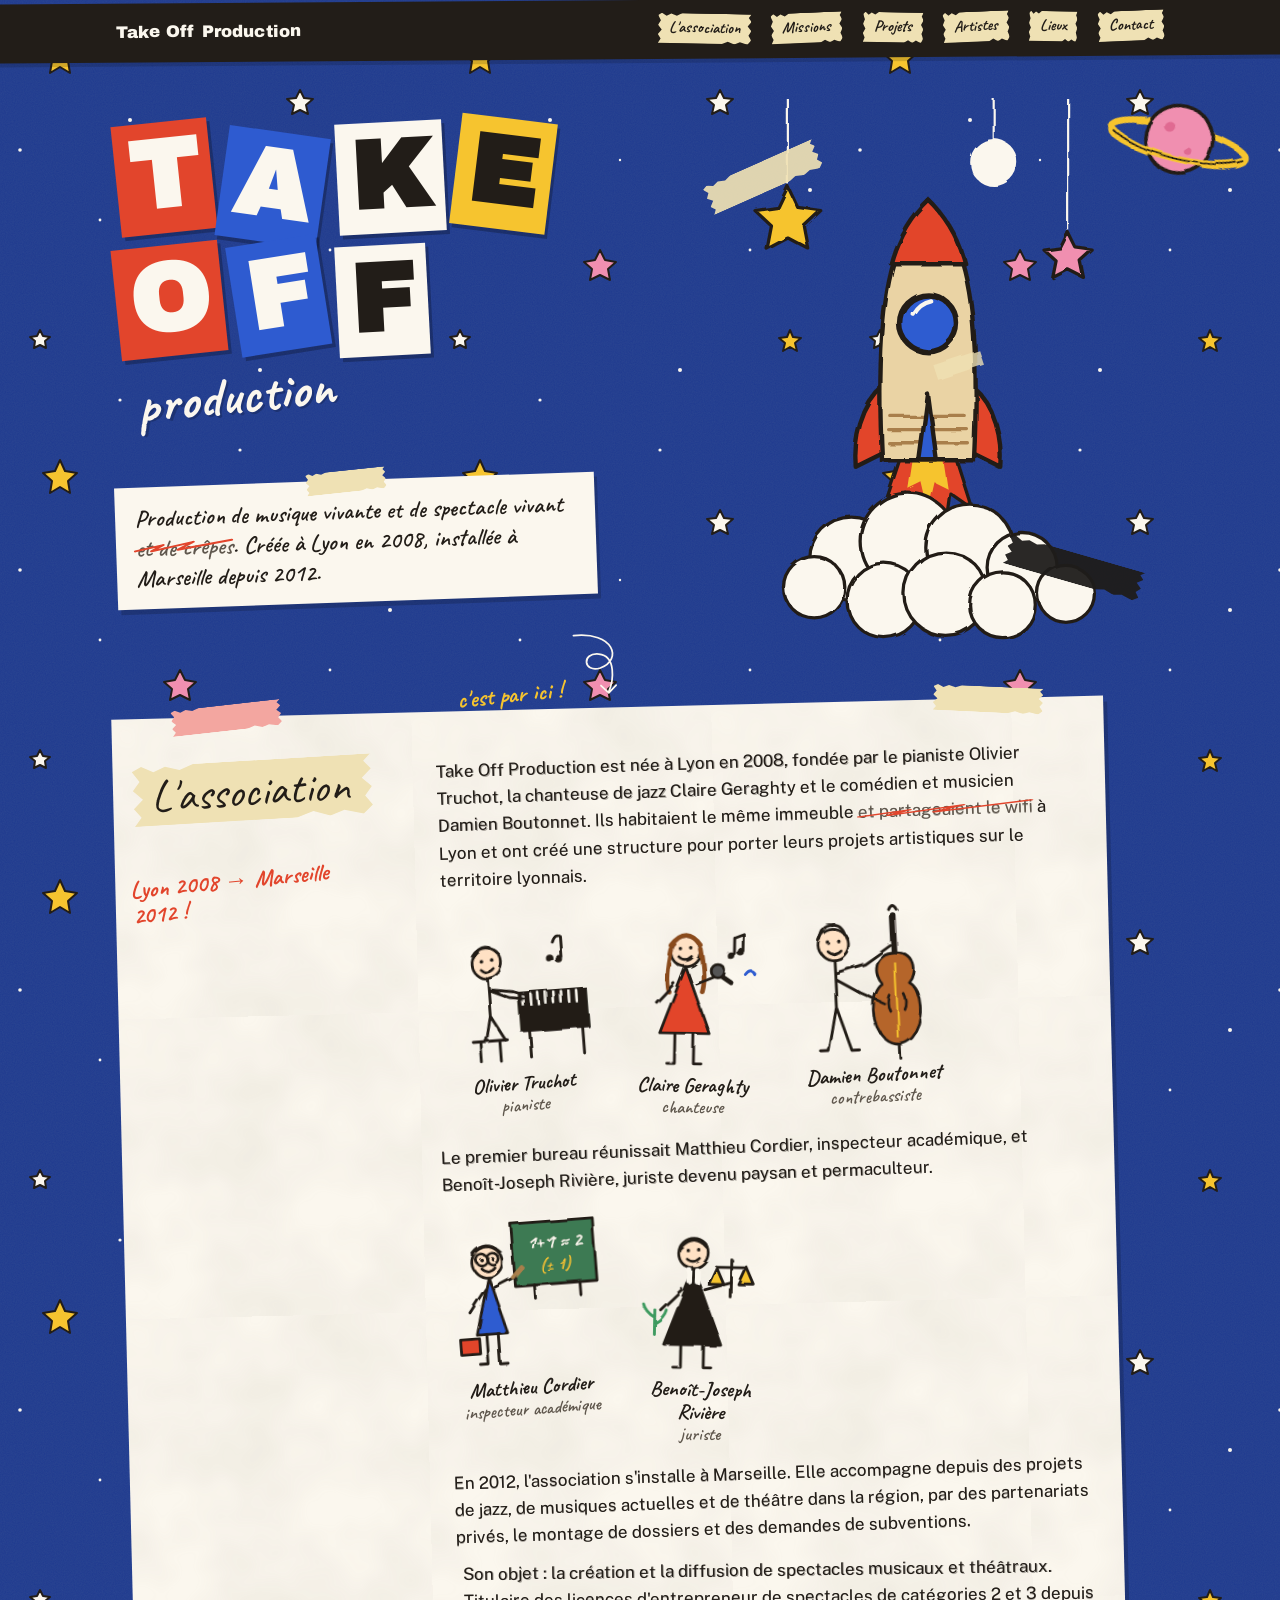
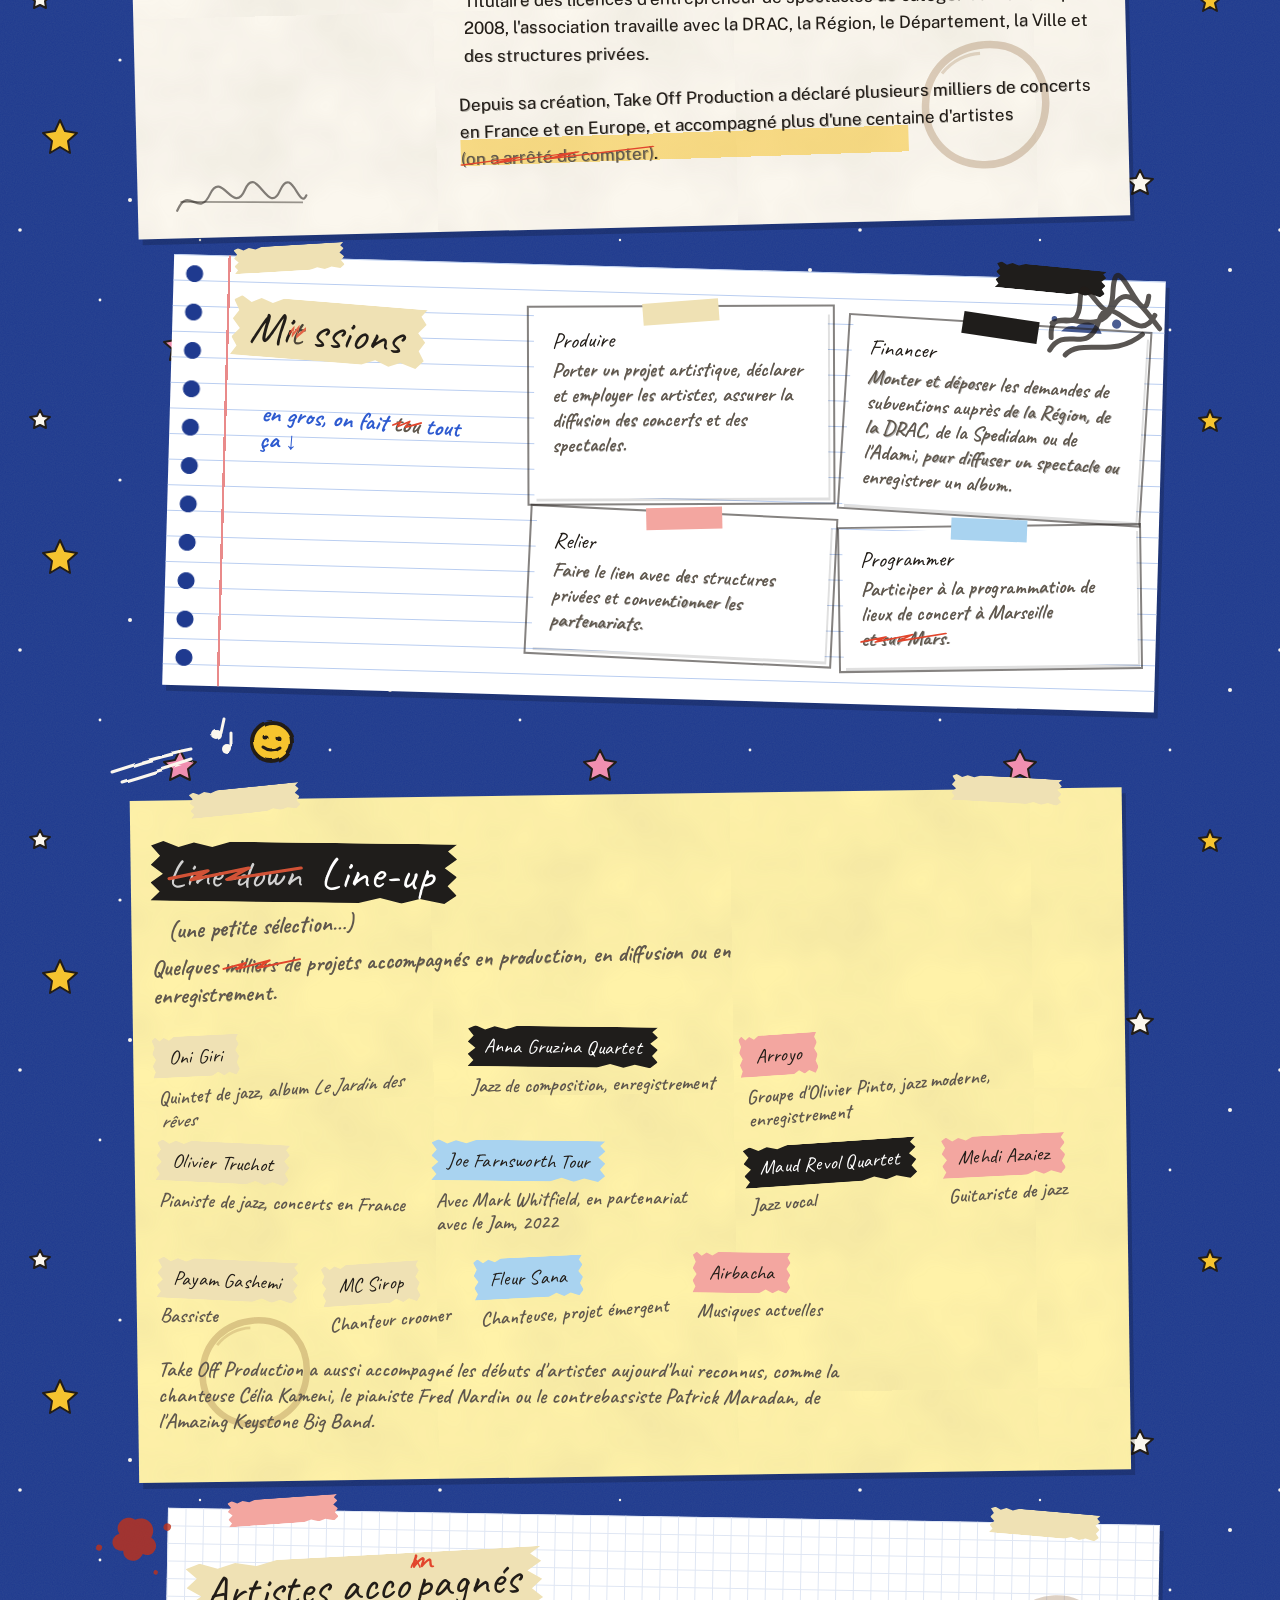
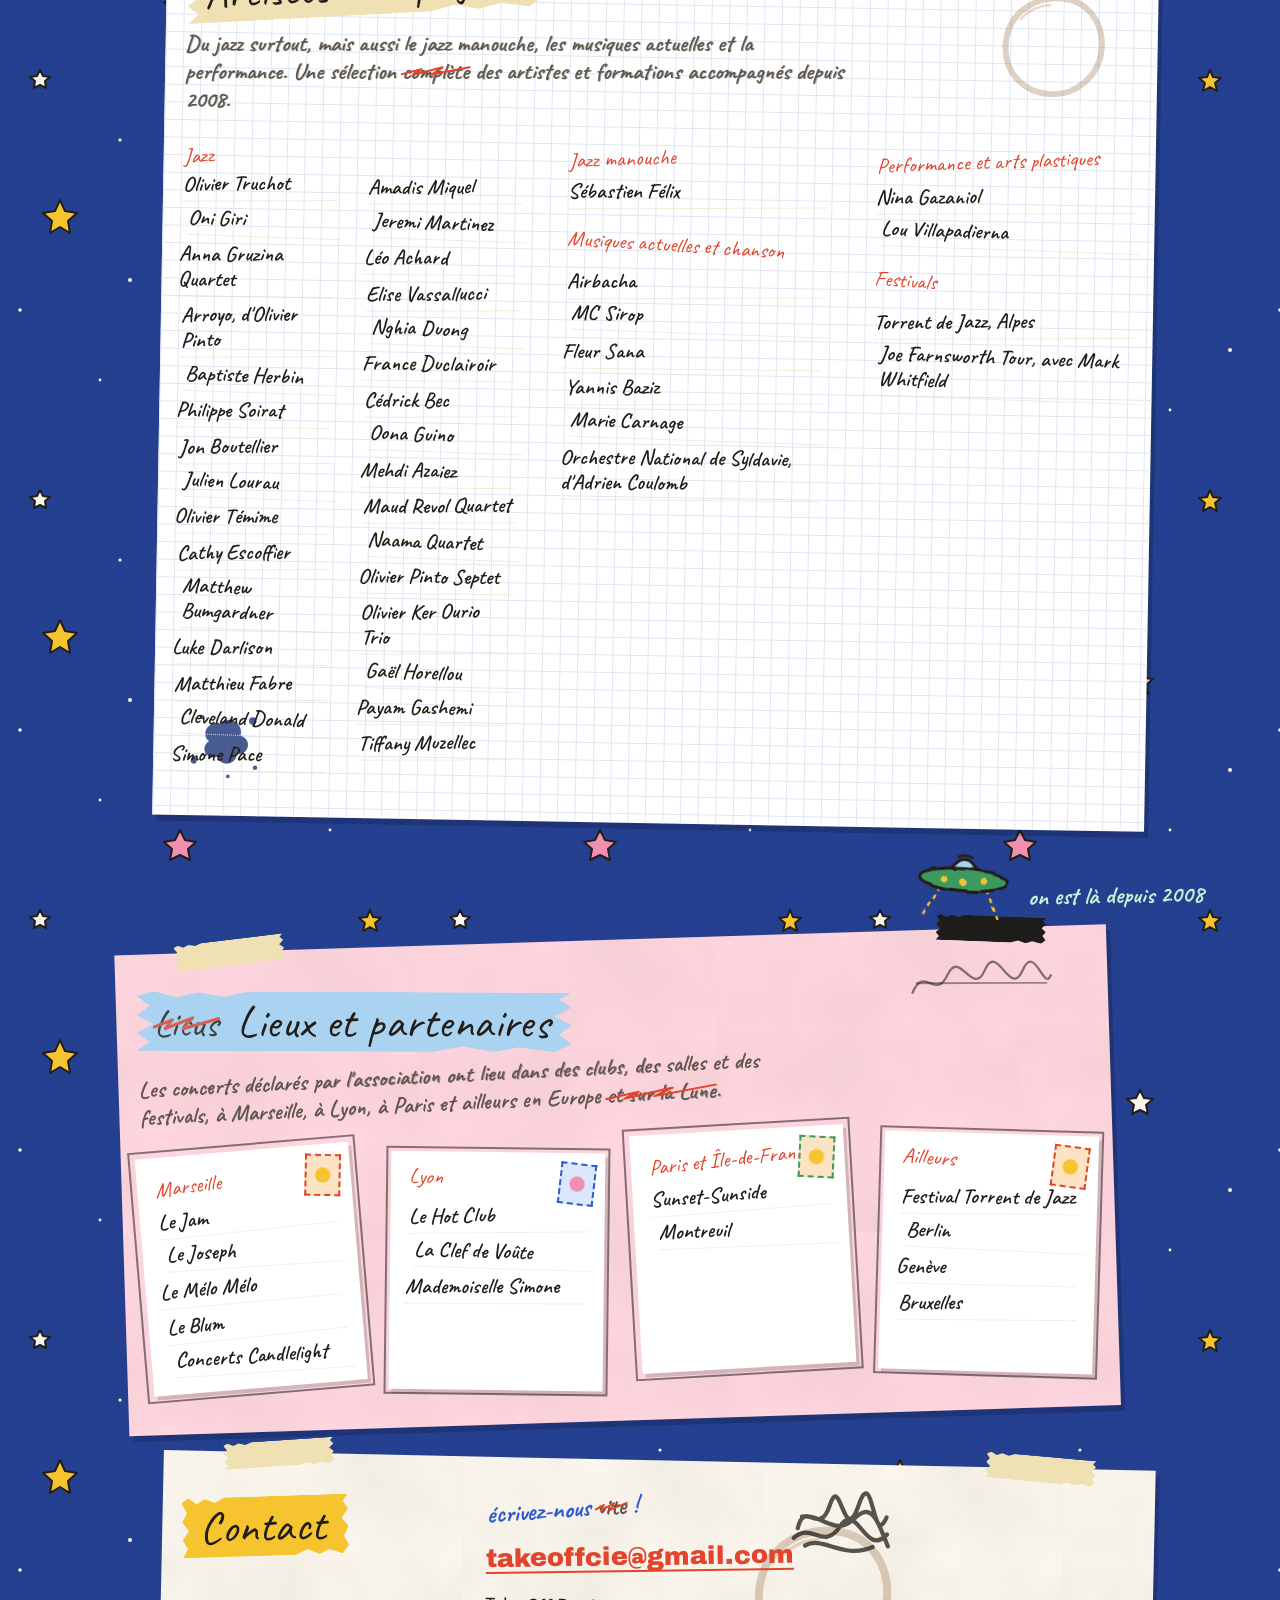
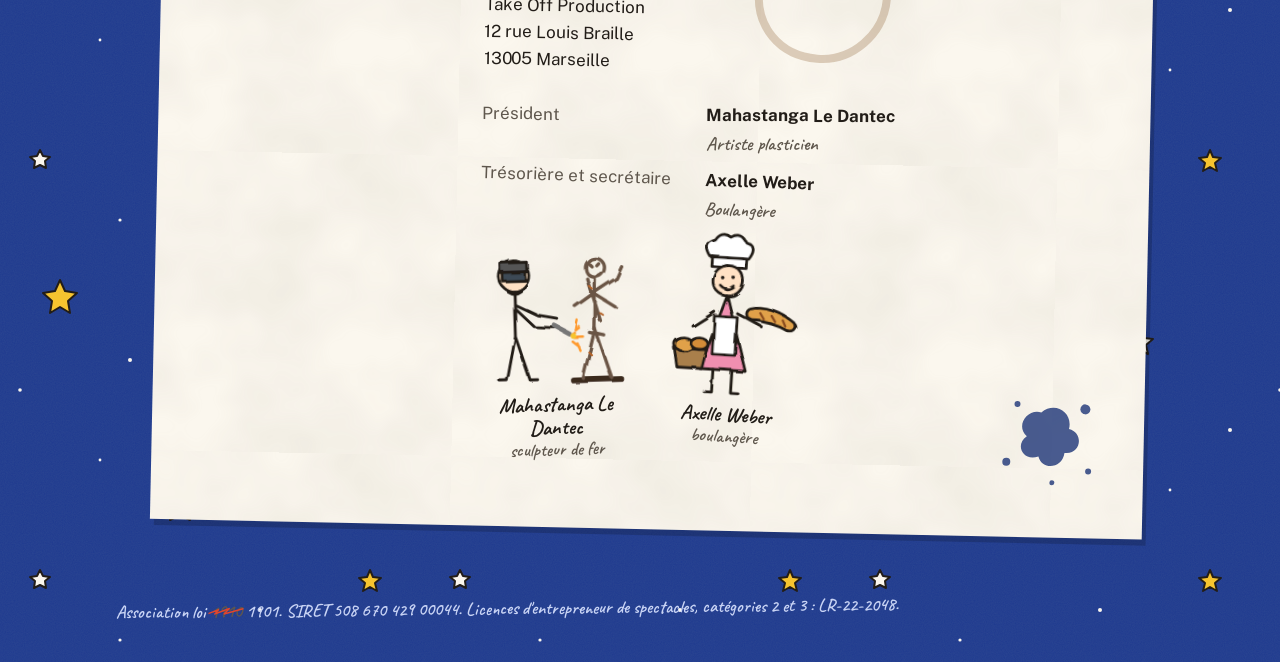
<file: index.html>
<!doctype html>
<html lang="fr">
<head>
<meta charset="utf-8">
<meta name="viewport" content="width=device-width, initial-scale=1">
<title>Take Off Production, production de musique et de spectacle vivant à Marseille</title>
<meta name="description" content="Association de production de musique vivante et de spectacle vivant, créée à Lyon en 2008 et installée à Marseille depuis 2012 : production, demandes de subventions, partenariats, programmation.">
<link rel="preconnect" href="https://fonts.googleapis.com">
<link rel="preconnect" href="https://fonts.gstatic.com" crossorigin>
<link href="https://fonts.googleapis.com/css2?family=Archivo+Black&family=Caveat:wght@600;700&family=Permanent+Marker&family=Public+Sans:wght@400;600;700&display=swap" rel="stylesheet">
<link rel="stylesheet" href="fusee.css?v=14">
</head>
<body>

<header class="top">
  <div class="wrap top-inner">
    <a class="mark" href="#">Take Off Production</a>
    <nav aria-label="Menu principal">
      <a href="#association">L'association</a>
      <a href="#missions">Missions</a>
      <a href="#projets">Projets</a>
      <a href="#artistes">Artistes</a>
      <a href="#lieux">Lieux</a>
      <a href="#contact">Contact</a>
    </nav>
  </div>
</header>

<main>

<section class="hero">
  <div class="wrap hero-grid">
    <div class="hero-text">
      <h1 aria-label="Take Off Production"><span class="cutline" aria-hidden="true"><span class="cut c0">T</span><span class="cut c1">A</span><span class="cut c2">K</span><span class="cut c3">E</span><span class="gap"></span><span class="cut c0">O</span><span class="cut c1">F</span><span class="cut c2">F</span></span><span class="hand" aria-hidden="true">production</span></h1>
      <p class="hero-lede">Production de musique vivante et de spectacle vivant <s aria-hidden="true">et de crêpes</s>. Créée à Lyon en 2008, installée à Marseille depuis 2012.</p>
    </div>
    <figure class="rocket-scene" aria-hidden="true">
      <span class="tp tp-a"></span><span class="tp tp-b gaff"></span>
      <svg viewBox="0 0 380 480" id="scene">
        <defs>
          <filter id="boil" x="-10%" y="-10%" width="120%" height="120%">
            <feTurbulence type="fractalNoise" baseFrequency="0.035" numOctaves="2" seed="1" result="n">
              <animate attributeName="seed" values="1;4;8" dur="0.45s" calcMode="discrete" repeatCount="indefinite"/>
            </feTurbulence>
            <feDisplacementMap in="SourceGraphic" in2="n" scale="5"/>
          </filter>
        </defs>
        <g filter="url(#boil)">
          <g class="strings">
            <line x1="62" y1="0" x2="62" y2="78"/><line x1="318" y1="0" x2="318" y2="120"/><line x1="250" y1="0" x2="250" y2="40"/>
          </g>
          <path class="star s1" d="M62 80 l9 19 21 3 -15 14 4 21 -19 -10 -19 10 4 -21 -15 -14 21 -3z"/>
          <path class="star s2" d="M318 122 l7 14 15 2 -11 10 3 15 -14 -7 -14 7 3 -15 -11 -10 15 -2z"/>
          <circle class="moon" cx="250" cy="58" r="20"/>
          <g class="rocket">
            <g class="flame">
              <path class="f-out" d="M164 330 L150 372 L170 360 L176 402 L190 362 L204 404 L210 360 L230 374 L216 330Z"/>
              <path class="f-in" d="M176 330 L172 356 L184 350 L190 376 L196 350 L208 356 L204 330Z"/>
            </g>
            <path class="fin" d="M150 262 C 128 280 122 312 124 336 L 160 318 Z"/>
            <path class="fin" d="M230 262 C 252 280 258 312 256 336 L 220 318 Z"/>
            <path class="body" d="M190 92 C 228 130 238 200 232 330 L 148 330 C 142 200 152 130 190 92 Z"/>
            <path class="nose" d="M190 92 C 207 108 218 128 224 150 L 156 150 C 162 128 173 108 190 92 Z"/>
            <path class="corrug" d="M156 290 L224 290 M154 302 L226 302 M154 314 L226 314"/>
            <circle class="window" cx="190" cy="205" r="26"/>
            <path class="glint" d="M176 196 q6 -10 16 -12"/>
            <rect class="tape" x="196" y="236" width="44" height="14" transform="rotate(-18 218 243)"/>
            <path class="fin mid" d="M190 270 L 182 330 L 198 330 Z"/>
          </g>
          <g class="clouds">
            <circle cx="120" cy="420" r="38"/><circle cx="172" cy="404" r="44"/><circle cx="228" cy="410" r="40"/><circle cx="276" cy="428" r="32"/><circle cx="86" cy="446" r="28"/><circle cx="316" cy="452" r="26"/><circle cx="150" cy="458" r="34"/><circle cx="206" cy="452" r="38"/><circle cx="258" cy="462" r="30"/>
          </g>
        </g>
      </svg>
    </figure>
  </div>
</section>

<div class="doodle d-arrow" aria-hidden="true"><span>c'est par ici !</span><svg viewBox="0 0 120 120"><path fill="none" stroke="#fbf7ee" stroke-width="3" stroke-linecap="round" stroke-linejoin="round" d="M20 10 C 90 10 100 60 60 70 C 30 76 30 40 60 46 C 90 52 80 95 70 112 M58 100 L70 114 L84 102"/></svg></div>
<div class="doodle d-planet" aria-hidden="true"><svg viewBox="0 0 160 120"><g filter="url(#boil)"><ellipse cx="80" cy="64" rx="74" ry="18" fill="none" stroke="#f6c42f" stroke-width="7"/><circle cx="80" cy="60" r="36" fill="#f08fb0" stroke="#221d18" stroke-width="4"/><circle cx="68" cy="50" r="6" fill="#e06b92"/><circle cx="92" cy="70" r="4" fill="#e06b92"/><path d="M8 66 C 40 86 120 86 152 66" fill="none" stroke="#f6c42f" stroke-width="7" stroke-linecap="round"/><path d="M8 66 C 40 86 120 86 152 66" fill="none" stroke="#221d18" stroke-width="2"/></g></svg></div>
<section id="association" class="block">
  <div class="wrap two-col">
    <h2>L'association</h2>
    <p class="note n1" aria-hidden="true">Lyon 2008 → Marseille 2012 !</p>
    <div class="prose">
      <p>Take Off Production est née à Lyon en 2008, fondée par le pianiste Olivier Truchot, la chanteuse de jazz Claire Geraghty et le comédien et musicien Damien Boutonnet. Ils habitaient le même immeuble <s aria-hidden="true">et partageaient le wifi</s> à Lyon et ont créé une structure pour porter leurs projets artistiques sur le territoire lyonnais.</p>
      <div class="crew">
      <figure class="kid">
        <svg viewBox="0 0 160 175" role="img" aria-label="Dessin : Olivier Truchot, pianiste"><g filter="url(#boil)"><rect x="82" y="92" width="70" height="40" fill="#221d18" stroke="#221d18" stroke-width="3" stroke-linecap="round" stroke-linejoin="round"/>
      <path d="M86 92 v14 M94 92 v14 M102 92 v14 M110 92 v14 M118 92 v14 M126 92 v14 M134 92 v14 M142 92 v14" stroke="#fbf7ee" stroke-width="2.5"/>
      <path d="M90 132 v28 M146 132 v28" stroke="#221d18" stroke-width="3" stroke-linecap="round" stroke-linejoin="round"/>
      <path d="M30 140 h36 M38 140 v22 M58 140 v22" stroke="#221d18" stroke-width="3" stroke-linecap="round" stroke-linejoin="round"/>
      <circle cx="50" cy="58" r="16" fill="#ffe1c4" stroke="#221d18" stroke-width="3" stroke-linecap="round" stroke-linejoin="round"/>
      <circle cx="44" cy="55" r="2" fill="#221d18"/><circle cx="56" cy="55" r="2" fill="#221d18"/>
      <path d="M43 64 q7 7 14 0" fill="none" stroke="#221d18" stroke-width="3" stroke-linecap="round" stroke-linejoin="round"/><path d="M36 50 q14 -18 28 0" fill="none" stroke="#221d18" stroke-width="3" stroke-linecap="round" stroke-linejoin="round"/>
      <path d="M50 74 v40 M50 86 L72 96 L86 98 M50 86 L76 90 L88 94 M50 114 L44 140 M50 114 L64 140" fill="none" stroke="#221d18" stroke-width="3" stroke-linecap="round" stroke-linejoin="round"/>
      <path d="M120 40 q4 -10 10 -4 v20 M130 36 v22" fill="none" stroke="#221d18" stroke-width="3" stroke-linecap="round" stroke-linejoin="round"/><circle cx="117" cy="58" r="4" fill="#221d18"/><circle cx="127" cy="60" r="4" fill="#221d18"/></g></svg>
        <figcaption><b>Olivier Truchot</b> pianiste</figcaption>
      </figure>
      <figure class="kid">
        <svg viewBox="0 0 160 175" role="img" aria-label="Dessin : Claire Geraghty, chanteuse"><g filter="url(#boil)"><circle cx="70" cy="46" r="16" fill="#ffe1c4" stroke="#221d18" stroke-width="3" stroke-linecap="round" stroke-linejoin="round"/>
      <circle cx="64" cy="43" r="2" fill="#221d18"/><circle cx="76" cy="43" r="2" fill="#221d18"/>
      <path d="M63 52 q7 7 14 0" fill="none" stroke="#221d18" stroke-width="3" stroke-linecap="round" stroke-linejoin="round"/><path d="M54 44 q-6 30 -2 44 M86 44 q6 30 2 44 M54 40 q16 -22 32 0" fill="none" stroke="#8a4b1f" stroke-width="5" stroke-linecap="round"/>
      <path d="M70 62 L44 132 L96 132 Z" fill="#e2452c" stroke="#221d18" stroke-width="3" stroke-linecap="round" stroke-linejoin="round"/>
      <path d="M58 80 L40 100 M82 80 L106 70" fill="none" stroke="#221d18" stroke-width="3" stroke-linecap="round" stroke-linejoin="round"/>
      <path d="M106 70 L118 78" stroke="#221d18" stroke-width="5" stroke-linecap="round"/><circle cx="104" cy="66" r="7" fill="#555" stroke="#221d18" stroke-width="3" stroke-linecap="round" stroke-linejoin="round"/>
      <path d="M60 132 v32 M80 132 v32 M60 164 h-8 M80 164 h8" stroke="#221d18" stroke-width="3" stroke-linecap="round" stroke-linejoin="round"/>
      <path d="M120 30 v18 M120 30 l10 -4 v18" fill="none" stroke="#221d18" stroke-width="3" stroke-linecap="round" stroke-linejoin="round"/><circle cx="117" cy="49" r="4" fill="#221d18"/><circle cx="127" cy="45" r="4" fill="#221d18"/>
      <path d="M134 70 q6 -8 10 0" fill="none" stroke="#2e5bd0" stroke-width="3" stroke-linecap="round"/></g></svg>
        <figcaption><b>Claire Geraghty</b> chanteuse</figcaption>
      </figure>
      <figure class="kid">
        <svg viewBox="0 0 160 175" role="img" aria-label="Dessin : Damien Boutonnet, contrebassiste"><g filter="url(#boil)"><path d="M108 20 v40" stroke="#221d18" stroke-width="6" stroke-linecap="round"/>
      <path d="M104 14 q4 -8 8 0" fill="none" stroke="#221d18" stroke-width="3" stroke-linecap="round" stroke-linejoin="round"/>
      <path d="M108 60 C 86 60 84 82 94 92 C 80 100 78 134 94 150 C 102 158 114 158 122 150 C 138 134 136 100 122 92 C 132 82 130 60 108 60 Z" fill="#b5652b" stroke="#221d18" stroke-width="3" stroke-linecap="round" stroke-linejoin="round"/>
      <path d="M100 104 q-4 8 0 16 M116 104 q4 8 0 16" fill="none" stroke="#221d18" stroke-width="3" stroke-linecap="round" stroke-linejoin="round"/><path d="M108 70 v80" stroke="#f6c42f" stroke-width="2"/>
      <path d="M108 158 v12" stroke="#221d18" stroke-width="3" stroke-linecap="round" stroke-linejoin="round"/>
      <circle cx="44" cy="48" r="16" fill="#ffe1c4" stroke="#221d18" stroke-width="3" stroke-linecap="round" stroke-linejoin="round"/>
      <circle cx="38" cy="45" r="2" fill="#221d18"/><circle cx="50" cy="45" r="2" fill="#221d18"/>
      <path d="M37 54 q7 7 14 0" fill="none" stroke="#221d18" stroke-width="3" stroke-linecap="round" stroke-linejoin="round"/><path d="M30 42 q4 -16 14 -14 q10 -2 14 14" fill="none" stroke="#221d18" stroke-width="3" stroke-linecap="round" stroke-linejoin="round"/>
      <path d="M44 64 v50 M44 78 L76 70 L104 52 M44 84 L70 100 L94 112 M44 114 L34 160 M44 114 L58 160 M34 160 h-8 M58 160 h8" fill="none" stroke="#221d18" stroke-width="3" stroke-linecap="round" stroke-linejoin="round"/></g></svg>
        <figcaption><b>Damien Boutonnet</b> contrebassiste</figcaption>
      </figure>
      </div>
      <p>Le premier bureau réunissait Matthieu Cordier, inspecteur académique, et Benoît-Joseph Rivière, juriste devenu paysan et permaculteur.</p>
      <div class="crew">
      <figure class="kid">
        <svg viewBox="0 0 160 175" role="img" aria-label="Dessin : Matthieu Cordier, inspecteur académique"><g filter="url(#boil)"><rect x="72" y="14" width="86" height="66" fill="#3c7a52" stroke="#221d18" stroke-width="3" stroke-linecap="round" stroke-linejoin="round"/>
      <text x="116" y="42" text-anchor="middle" font-family="Caveat, cursive" font-weight="700" font-size="21" fill="#fbf7ee">1+1 ≈ 2</text><text x="116" y="66" text-anchor="middle" font-family="Caveat, cursive" font-weight="700" font-size="19" fill="#f6c42f">(± 1)</text>
      <path d="M92 80 v14 M140 80 v14" stroke="#221d18" stroke-width="3" stroke-linecap="round" stroke-linejoin="round"/>
      <circle cx="44" cy="52" r="16" fill="#ffe1c4" stroke="#221d18" stroke-width="3" stroke-linecap="round" stroke-linejoin="round"/>
      <circle cx="38" cy="49" r="2" fill="#221d18"/><circle cx="50" cy="49" r="2" fill="#221d18"/>
      <path d="M37 58 q7 7 14 0" fill="none" stroke="#221d18" stroke-width="3" stroke-linecap="round" stroke-linejoin="round"/><circle cx="38" cy="49" r="6" fill="none" stroke="#221d18" stroke-width="3" stroke-linecap="round" stroke-linejoin="round"/><circle cx="50" cy="49" r="6" fill="none" stroke="#221d18" stroke-width="3" stroke-linecap="round" stroke-linejoin="round"/><path d="M30 42 q14 -14 28 0" fill="none" stroke="#221d18" stroke-width="3" stroke-linecap="round" stroke-linejoin="round"/>
      <path d="M44 68 L28 128 L60 128 Z" fill="#2e5bd0" stroke="#221d18" stroke-width="3" stroke-linecap="round" stroke-linejoin="round"/>
      <path d="M40 80 L22 104 M48 80 L72 70" fill="none" stroke="#221d18" stroke-width="3" stroke-linecap="round" stroke-linejoin="round"/><path d="M70 70 L80 60" stroke="#a97f4b" stroke-width="4" stroke-linecap="round"/>
      <path d="M38 128 v32 M50 128 v32 M38 160 h-8 M50 160 h8" stroke="#221d18" stroke-width="3" stroke-linecap="round" stroke-linejoin="round"/>
      <rect x="10" y="132" width="20" height="16" fill="#e2452c" stroke="#221d18" stroke-width="3" stroke-linecap="round" stroke-linejoin="round"/></g></svg>
        <figcaption><b>Matthieu Cordier</b> inspecteur académique</figcaption>
      </figure>
      <figure class="kid">
        <svg viewBox="0 0 160 175" role="img" aria-label="Dessin : Benoît-Joseph Rivière, juriste"><g filter="url(#boil)"><circle cx="70" cy="44" r="16" fill="#ffe1c4" stroke="#221d18" stroke-width="3" stroke-linecap="round" stroke-linejoin="round"/>
      <circle cx="64" cy="41" r="2" fill="#221d18"/><circle cx="76" cy="41" r="2" fill="#221d18"/>
      <path d="M63 50 q7 7 14 0" fill="none" stroke="#221d18" stroke-width="3" stroke-linecap="round" stroke-linejoin="round"/><path d="M56 38 q14 -16 28 0" fill="none" stroke="#221d18" stroke-width="3" stroke-linecap="round" stroke-linejoin="round"/>
      <path d="M70 60 L40 140 L100 140 Z" fill="#221d18" stroke="#221d18" stroke-width="3" stroke-linecap="round" stroke-linejoin="round"/>
      <path d="M66 62 v12 M74 62 v12" stroke="#fbf7ee" stroke-width="5" stroke-linecap="round"/>
      <path d="M58 82 L36 104 M82 82 L110 74" fill="none" stroke="#221d18" stroke-width="3" stroke-linecap="round" stroke-linejoin="round"/>
      <path d="M110 50 v40 M94 58 h32 M94 58 l-8 18 h16 Z M126 58 l-8 18 h16 Z" fill="#f6c42f" stroke="#221d18" stroke-width="3" stroke-linecap="round" stroke-linejoin="round"/>
      <path d="M58 140 v24 M82 140 v24 M58 164 h-8 M82 164 h8" stroke="#221d18" stroke-width="3" stroke-linecap="round" stroke-linejoin="round"/>
      <path d="M30 104 v26 M30 112 q-10 -6 -12 -14 M30 118 q10 -6 12 -14" fill="none" stroke="#3c9a5f" stroke-width="3" stroke-linecap="round"/></g></svg>
        <figcaption><b>Benoît-Joseph Rivière</b> juriste</figcaption>
      </figure>
      </div>
      <p>En 2012, l'association s'installe à Marseille. Elle accompagne depuis des projets de jazz, de musiques actuelles et de théâtre dans la région, par des partenariats privés, le montage de dossiers et des demandes de subventions.</p>
      <p>Son objet : la création et la diffusion de spectacles musicaux et théâtraux. Titulaire des licences d'entrepreneur de spectacles de catégories 2 et 3 depuis 2008, l'association travaille avec la DRAC, la Région, le Département, la Ville et des structures privées.</p>
      <p>Depuis sa création, Take Off Production a déclaré plusieurs milliers de concerts en France et en Europe, et accompagné plus d'une centaine d'artistes <s aria-hidden="true">(on a arrêté de compter)</s>.</p>
    </div>
  </div>
</section>

<div class="doodle d-blot b1" aria-hidden="true"></div>
<section id="missions" class="block">
  <div class="wrap two-col">
    <h2>Mi<s aria-hidden="true">t</s>ssions</h2>
    <p class="note n2" aria-hidden="true">en gros, on fait <s>tou</s> tout ça ↓</p>
    <ul class="missions">
      <li>
        <span class="ch" hidden>CH 01</span>
        <h3>Produire</h3>
        <p>Porter un projet artistique, déclarer et employer les artistes, assurer la diffusion des concerts et des spectacles.</p>
      </li>
      <li>
        <span class="ch" hidden>CH 02</span>
        <h3>Financer</h3>
        <p>Monter et déposer les demandes de subventions auprès de la Région, de la DRAC, de la Spedidam ou de l'Adami, pour diffuser un spectacle ou enregistrer un album.</p>
      </li>
      <li>
        <span class="ch" hidden>CH 03</span>
        <h3>Relier</h3>
        <p>Faire le lien avec des structures privées et conventionner les partenariats.</p>
      </li>
      <li>
        <span class="ch" hidden>CH 04</span>
        <h3>Programmer</h3>
        <p>Participer à la programmation de lieux de concert à Marseille <s aria-hidden="true">et sur Mars</s>.</p>
      </li>
    </ul>
  </div>
</section>

<div class="doodle d-comet" aria-hidden="true"><svg viewBox="0 0 220 80"><g filter="url(#boil)"><path fill="none" stroke="#fbf7ee" stroke-width="3" stroke-linecap="round" stroke-linejoin="round" d="M10 60 q30 -10 60 -18 M20 70 q40 -12 70 -22 M40 50 q30 -8 50 -12"/><path d="M118 20 l3 -14 M128 34 v-14" stroke="#fbf7ee" stroke-width="3" stroke-linecap="round"/><circle cx="114" cy="22" r="5" fill="#fbf7ee"/><circle cx="124" cy="36" r="5" fill="#fbf7ee"/><circle cx="170" cy="30" r="20" fill="#f6c42f" stroke="#221d18" stroke-width="4"/><circle cx="164" cy="26" r="2.5" fill="#221d18"/><circle cx="176" cy="26" r="2.5" fill="#221d18"/><path d="M162 36 q8 6 16 0" fill="none" stroke="#221d18" stroke-width="3" stroke-linecap="round"/></g></svg></div>
<section id="projets" class="block board-block">
  <div class="wrap">
    <h2><s aria-hidden="true">Line-down</s> Line-up</h2>
    <p class="note n3" aria-hidden="true">(une petite sélection…)</p>
    <p class="section-intro">Quelques <s aria-hidden="true">milliers de</s> projets accompagnés en production, en diffusion ou en enregistrement.</p>
    <ol class="lineup">
      <li><strong>Oni Giri</strong><span>Quintet de jazz, album <i>Le Jardin des rêves</i></span></li>
      <li><strong>Anna Gruzina Quartet</strong><span>Jazz de composition, enregistrement</span></li>
      <li><strong>Arroyo</strong><span>Groupe d'Olivier Pinto, jazz moderne, enregistrement</span></li>
      <li><strong>Olivier Truchot</strong><span>Pianiste de jazz, concerts en France</span></li>
      <li><strong>Joe Farnsworth Tour</strong><span>Avec Mark Whitfield, en partenariat avec le Jam, 2022</span></li>
      <li><strong>Maud Revol Quartet</strong><span>Jazz vocal</span></li>
      <li><strong>Mehdi Azaiez</strong><span>Guitariste de jazz</span></li>
      <li><strong>Payam Gashemi</strong><span>Bassiste</span></li>
      <li><strong>MC Sirop</strong><span>Chanteur crooner</span></li>
      <li><strong>Fleur Sana</strong><span>Chanteuse, projet émergent</span></li>
      <li><strong>Airbacha</strong><span>Musiques actuelles</span></li>
    </ol>
    <p class="board-note">Take Off Production a aussi accompagné les débuts d'artistes aujourd'hui reconnus, comme la chanteuse Célia Kameni, le pianiste Fred Nardin ou le contrebassiste Patrick Maradan, de l'Amazing Keystone Big Band.</p>
  </div>
</section>

<div class="doodle d-blot b2" aria-hidden="true"></div>
<section id="artistes" class="block">
  <div class="wrap">
    <h2>Artistes acco<ins class="caret" aria-hidden="true">m</ins>pagnés</h2>
    <p class="section-intro">Du jazz surtout, mais aussi le jazz manouche, les musiques actuelles et la performance. Une sélection <s aria-hidden="true">complète</s> des artistes et formations accompagnés depuis 2008.</p>
    <div class="roster">
      <div>
        <h3>Jazz</h3>
        <ul>
          <li>Olivier Truchot</li>
          <li>Oni Giri</li>
          <li>Anna Gruzina Quartet</li>
          <li>Arroyo, d'Olivier Pinto</li>
          <li>Baptiste Herbin</li>
          <li>Philippe Soirat</li>
          <li>Jon Boutellier</li>
          <li>Julien Lourau</li>
          <li>Olivier Témime</li>
          <li>Cathy Escoffier</li>
          <li>Matthew Bumgardner</li>
          <li>Luke Darlison</li>
          <li>Matthieu Fabre</li>
          <li>Cleveland Donald</li>
          <li>Simone Pace</li>
          <li>Amadis Miquel</li>
          <li>Jeremi Martinez</li>
          <li>Léo Achard</li>
          <li>Elise Vassallucci</li>
          <li>Nghia Duong</li>
          <li>France Duclairoir</li>
          <li>Cédrick Bec</li>
          <li>Oona Guino</li>
          <li>Mehdi Azaiez</li>
          <li>Maud Revol Quartet</li>
          <li>Naama Quartet</li>
          <li>Olivier Pinto Septet</li>
          <li>Olivier Ker Ourio Trio</li>
          <li>Gaël Horellou</li>
          <li>Payam Gashemi</li>
          <li>Tiffany Muzellec</li>
        </ul>
      </div>
      <div>
        <h3>Jazz manouche</h3>
        <ul>
          <li>Sébastien Félix</li>
        </ul>
        <h3>Musiques actuelles et chanson</h3>
        <ul>
          <li>Airbacha</li>
          <li>MC Sirop</li>
          <li>Fleur Sana</li>
          <li>Yannis Baziz</li>
          <li>Marie Carnage</li>
          <li>Orchestre National de Syldavie, d'Adrien Coulomb</li>
        </ul>
      </div>
      <div>
        <h3>Performance et arts plastiques</h3>
        <ul>
          <li>Nina Gazaniol</li>
          <li>Lou Villapadierna</li>
        </ul>
        <h3>Festivals</h3>
        <ul>
          <li>Torrent de Jazz, Alpes</li>
          <li>Joe Farnsworth Tour, avec Mark Whitfield</li>
        </ul>
      </div>
    </div>
  </div>
</section>

<div class="doodle d-ufo" aria-hidden="true"><svg viewBox="0 0 140 110"><g filter="url(#boil)"><path d="M40 62 L20 104 M100 62 L120 104" stroke="#f6c42f" stroke-width="3" stroke-dasharray="6 6"/><path d="M50 44 q20 -36 40 0 Z" fill="#a9d3f0" stroke="#221d18" stroke-width="4"/><ellipse cx="70" cy="52" rx="56" ry="14" fill="#3c9a5f" stroke="#221d18" stroke-width="4"/><circle cx="44" cy="52" r="4" fill="#f6c42f"/><circle cx="70" cy="56" r="4" fill="#f6c42f"/><circle cx="96" cy="52" r="4" fill="#f6c42f"/><path d="M60 24 q10 -6 20 0" fill="none" stroke="#221d18" stroke-width="3"/></g></svg><span>on est là depuis 2008</span></div>
<section id="lieux" class="block">
  <div class="wrap">
    <h2><s aria-hidden="true">Lieus</s> Lieux et partenaires</h2>
    <p class="section-intro">Les concerts déclarés par l'association ont lieu dans des clubs, des salles et des festivals, à Marseille, à Lyon, à Paris et ailleurs en Europe <s aria-hidden="true">et sur la Lune</s>.</p>
    <div class="cities">
      <div>
        <h3>Marseille</h3>
        <ul><li>Le Jam</li><li>Le Joseph</li><li>Le Mélo Mélo</li><li>Le Blum</li><li>Concerts Candlelight</li></ul>
      </div>
      <div>
        <h3>Lyon</h3>
        <ul><li>Le Hot Club</li><li>La Clef de Voûte</li><li>Mademoiselle Simone</li></ul>
      </div>
      <div>
        <h3>Paris et Île-de-France</h3>
        <ul><li>Sunset-Sunside</li><li>Montreuil</li></ul>
      </div>
      <div>
        <h3>Ailleurs</h3>
        <ul><li>Festival Torrent de Jazz</li><li>Berlin</li><li>Genève</li><li>Bruxelles</li></ul>
      </div>
    </div>
  </div>
</section>

<div class="doodle d-blot b3" aria-hidden="true"></div>
<section id="contact" class="block">
  <div class="wrap two-col">
    <h2>Contact</h2>
    <div class="contact">
      <p class="note n4" aria-hidden="true">écrivez-nous <s>vite</s> !</p>
      <p class="contact-mail"><a href="mailto:takeoffcie@gmail.com">takeoffcie@gmail.com</a></p>
      <p>Take Off Production<br>12 rue Louis Braille<br>13005 Marseille</p>
      <dl class="bureau">
        <div><dt>Président</dt><dd>Mahastanga Le Dantec<small>Artiste plasticien</small></dd></div>
        <div><dt>Trésorière et secrétaire</dt><dd>Axelle Weber<small>Boulangère</small></dd></div>
      </dl>

      <div class="crew">
      <figure class="kid">
        <svg viewBox="0 0 160 175" role="img" aria-label="Dessin : Mahastanga Le Dantec, artiste plasticien"><g filter="url(#boil)"><circle cx="40" cy="50" r="16" fill="#ffe1c4" stroke="#221d18" stroke-width="3" stroke-linecap="round" stroke-linejoin="round"/>
      <path d="M26 46 h28 v-10 h-28 Z" fill="#555" stroke="#221d18" stroke-width="3" stroke-linecap="round" stroke-linejoin="round"/><rect x="28" y="46" width="24" height="9" fill="#3c4a55" stroke="#221d18" stroke-width="3" stroke-linecap="round" stroke-linejoin="round"/>
      <path d="M33 66 q7 5 14 0" fill="none" stroke="#221d18" stroke-width="3" stroke-linecap="round" stroke-linejoin="round"/>
      <path d="M40 66 v48 M40 80 L64 92 L84 96 M40 84 L60 104 L82 106 M40 114 L30 160 M40 114 L54 160 M30 160 h-8 M54 160 h8" fill="none" stroke="#221d18" stroke-width="3" stroke-linecap="round" stroke-linejoin="round"/>
      <path d="M82 104 L96 112" stroke="#777" stroke-width="5" stroke-linecap="round"/>
      <path d="M100 112 l8 -6 M101 116 l10 0 M99 120 l7 6 M104 108 l2 -9 M104 122 l3 8" stroke="#ff9a2e" stroke-width="2.5" stroke-linecap="round"/>
      <circle cx="100" cy="114" r="3" fill="#f6c42f"/>
      <path d="M100 162 h50" stroke="#3a2a1f" stroke-width="6" stroke-linecap="round"/>
      <g stroke="#6b5444" stroke-width="3.5" stroke-linecap="round" fill="none">
        <circle cx="126" cy="44" r="10"/>
        <path d="M126 54 L124 108 M118 56 L130 100"/>
        <path d="M125 70 L104 84 M125 70 L148 56 M148 56 L154 44 M125 72 L146 86"/>
        <path d="M124 108 L110 160 M124 108 L140 160 M118 112 L134 116"/>
        <path d="M120 40 l2 2 M130 40 l-2 2"/>
      </g>
      <path d="M120 64 l3 3 M130 92 l3 2 M116 132 l3 3" stroke="#b5652b" stroke-width="2" stroke-linecap="round"/></g></svg>
        <figcaption><b>Mahastanga Le Dantec</b> sculpteur de fer</figcaption>
      </figure>
      <figure class="kid">
        <svg viewBox="0 0 160 175" role="img" aria-label="Dessin : Axelle Weber, boulangère"><g filter="url(#boil)"><path d="M54 22 q-10 -14 4 -18 q6 -10 16 -4 q10 -6 16 4 q14 4 4 18 Z" fill="#fff" stroke="#221d18" stroke-width="3" stroke-linecap="round" stroke-linejoin="round"/>
      <path d="M56 22 h36 v10 h-36 Z" fill="#fff" stroke="#221d18" stroke-width="3" stroke-linecap="round" stroke-linejoin="round"/>
      <circle cx="74" cy="46" r="16" fill="#ffe1c4" stroke="#221d18" stroke-width="3" stroke-linecap="round" stroke-linejoin="round"/>
      <circle cx="68" cy="43" r="2" fill="#221d18"/><circle cx="80" cy="43" r="2" fill="#221d18"/>
      <path d="M67 52 q7 7 14 0" fill="none" stroke="#221d18" stroke-width="3" stroke-linecap="round" stroke-linejoin="round"/>
      <path d="M74 62 L50 140 L98 140 Z" fill="#f08fb0" stroke="#221d18" stroke-width="3" stroke-linecap="round" stroke-linejoin="round"/>
      <path d="M62 84 h24 v40 h-24 Z" fill="#fff" stroke="#221d18" stroke-width="3" stroke-linecap="round" stroke-linejoin="round"/>
      <path d="M62 80 L40 96 M86 80 L112 92" fill="none" stroke="#221d18" stroke-width="3" stroke-linecap="round" stroke-linejoin="round"/>
      <path d="M100 74 C 114 70 134 76 146 86 C 150 92 144 96 138 94 C 126 88 112 86 102 86 C 94 84 94 76 100 74 Z" fill="#e0a14a" stroke="#221d18" stroke-width="3" stroke-linecap="round" stroke-linejoin="round"/>
      <path d="M110 78 l4 6 M122 80 l4 6 M134 84 l3 6" stroke="#8a4b1f" stroke-width="2.5" stroke-linecap="round"/>
      <path d="M22 120 h34 l-4 20 h-26 Z" fill="#a97f4b" stroke="#221d18" stroke-width="3" stroke-linecap="round" stroke-linejoin="round"/>
      <ellipse cx="32" cy="116" rx="10" ry="7" fill="#e0a14a" stroke="#221d18" stroke-width="3" stroke-linecap="round" stroke-linejoin="round"/><ellipse cx="48" cy="114" rx="9" ry="6" fill="#d38c38" stroke="#221d18" stroke-width="3" stroke-linecap="round" stroke-linejoin="round"/>
      <path d="M64 140 v24 M84 140 v24 M64 164 h-8 M84 164 h8" stroke="#221d18" stroke-width="3" stroke-linecap="round" stroke-linejoin="round"/></g></svg>
        <figcaption><b>Axelle Weber</b> boulangère</figcaption>
      </figure>
      </div>
    </div>
  </div>
</section>

</main>

<footer class="foot">
  <div class="wrap">
    <p>Association loi <s aria-hidden="true">1910</s> 1901. SIRET 508 670 429 00044. Licences d'entrepreneur de spectacles, catégories 2 et 3 : LR-22-2048.</p>
  </div>
</footer>

<script>
try { if (window.matchMedia('(prefers-reduced-motion: reduce)').matches) document.getElementById('scene').pauseAnimations(); } catch (e) {}
</script>
</body>
</html>
</file>
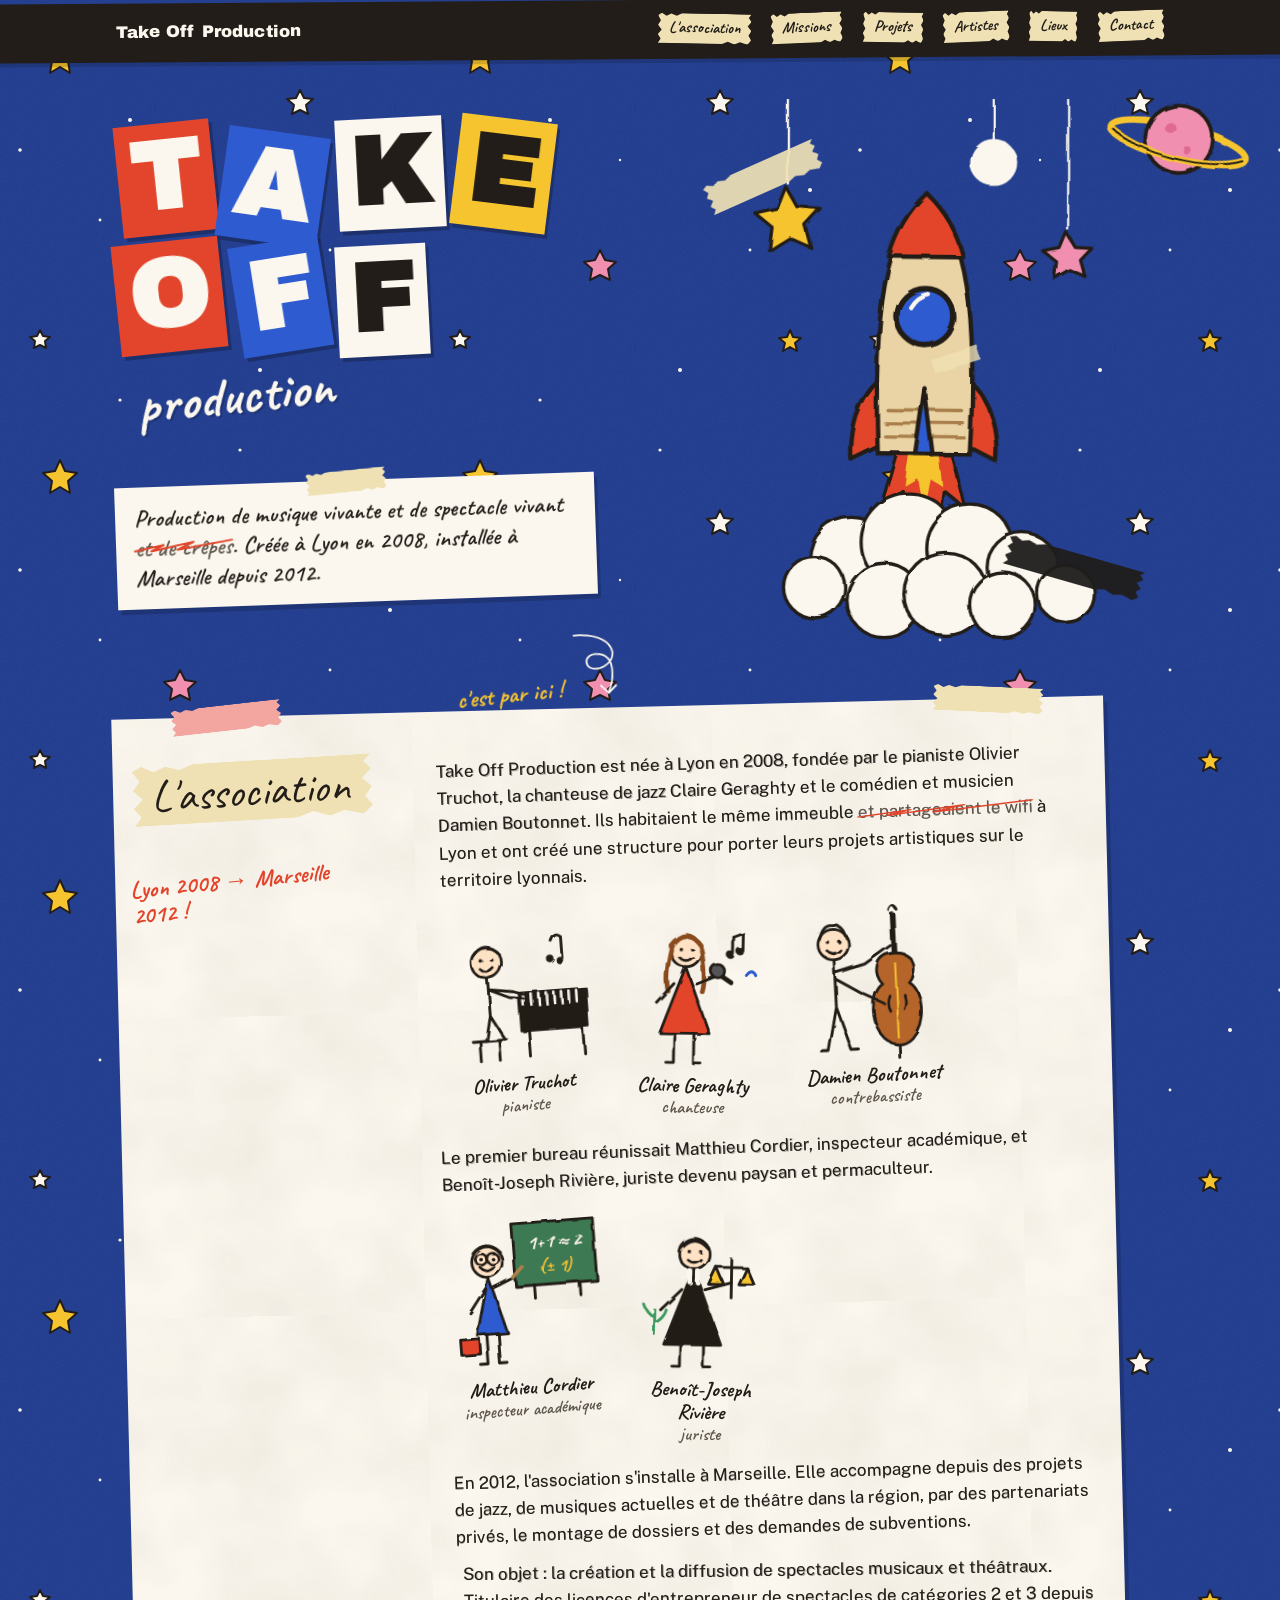
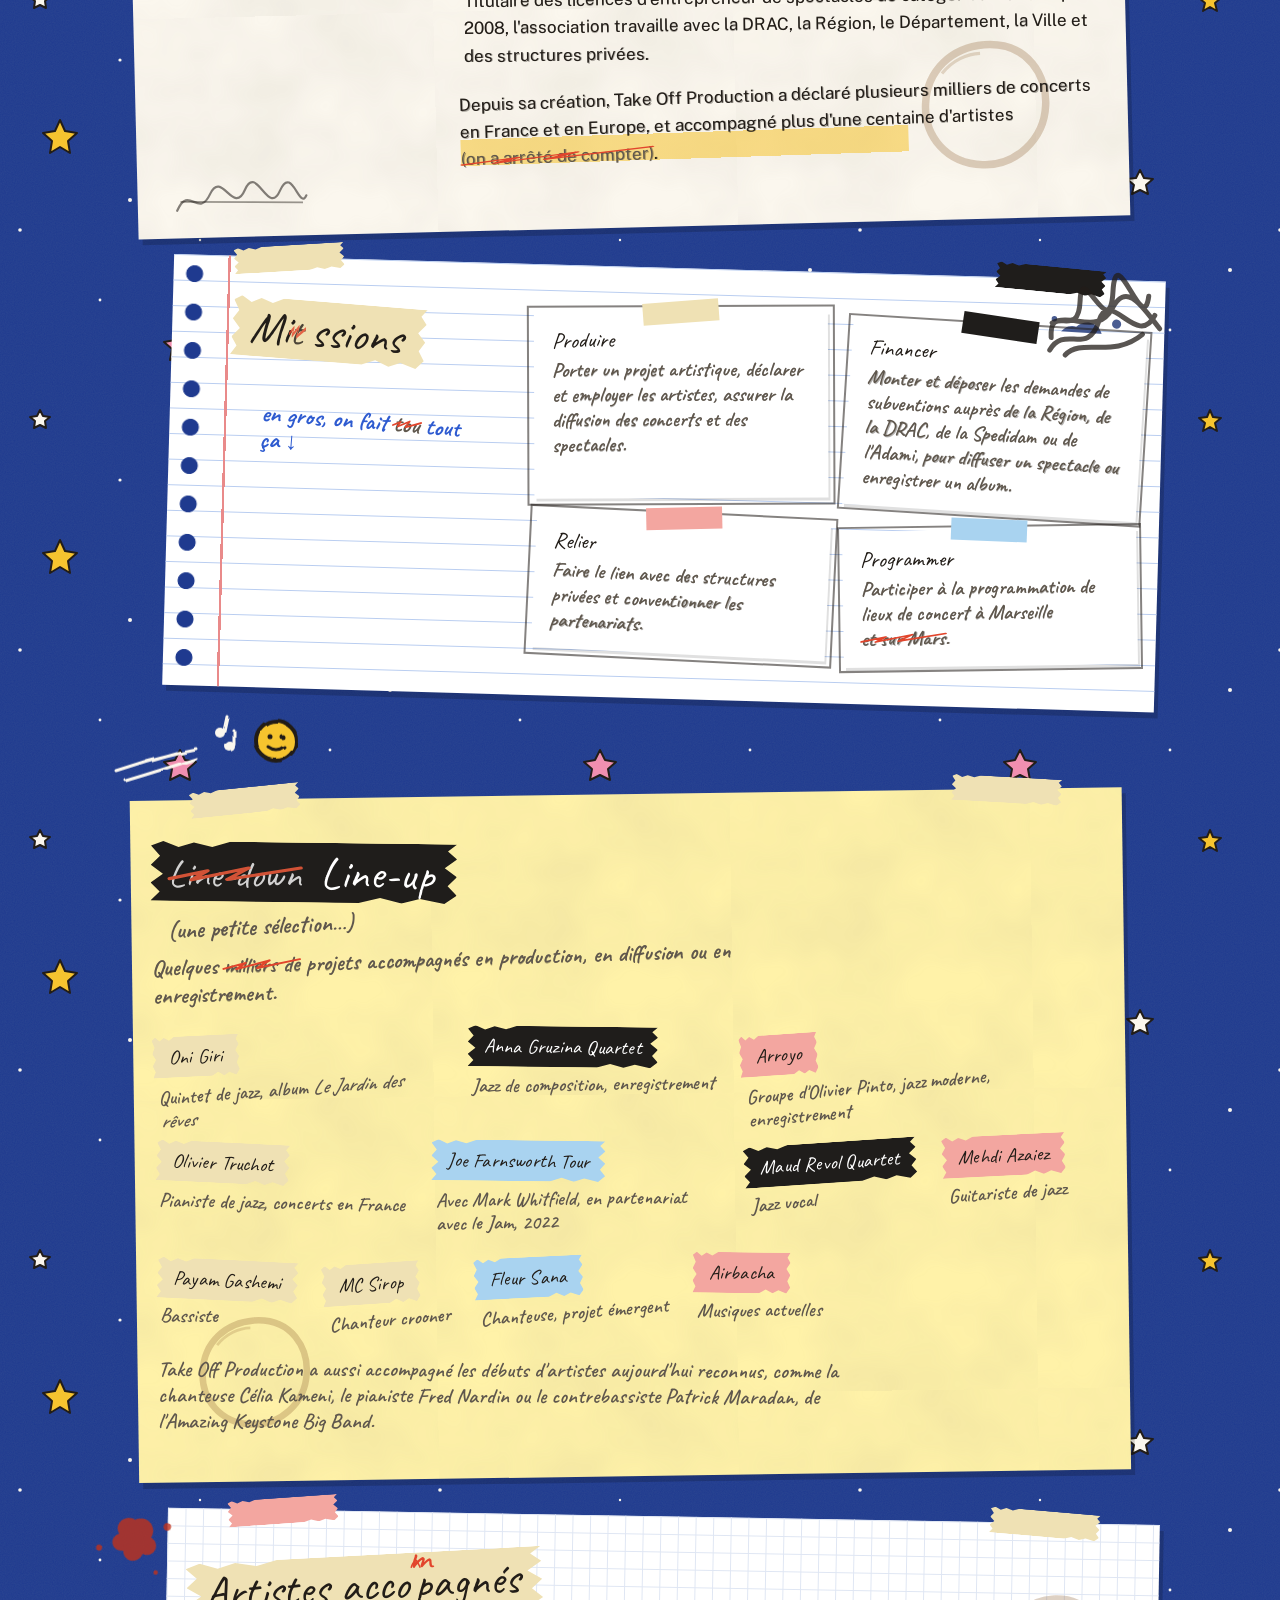
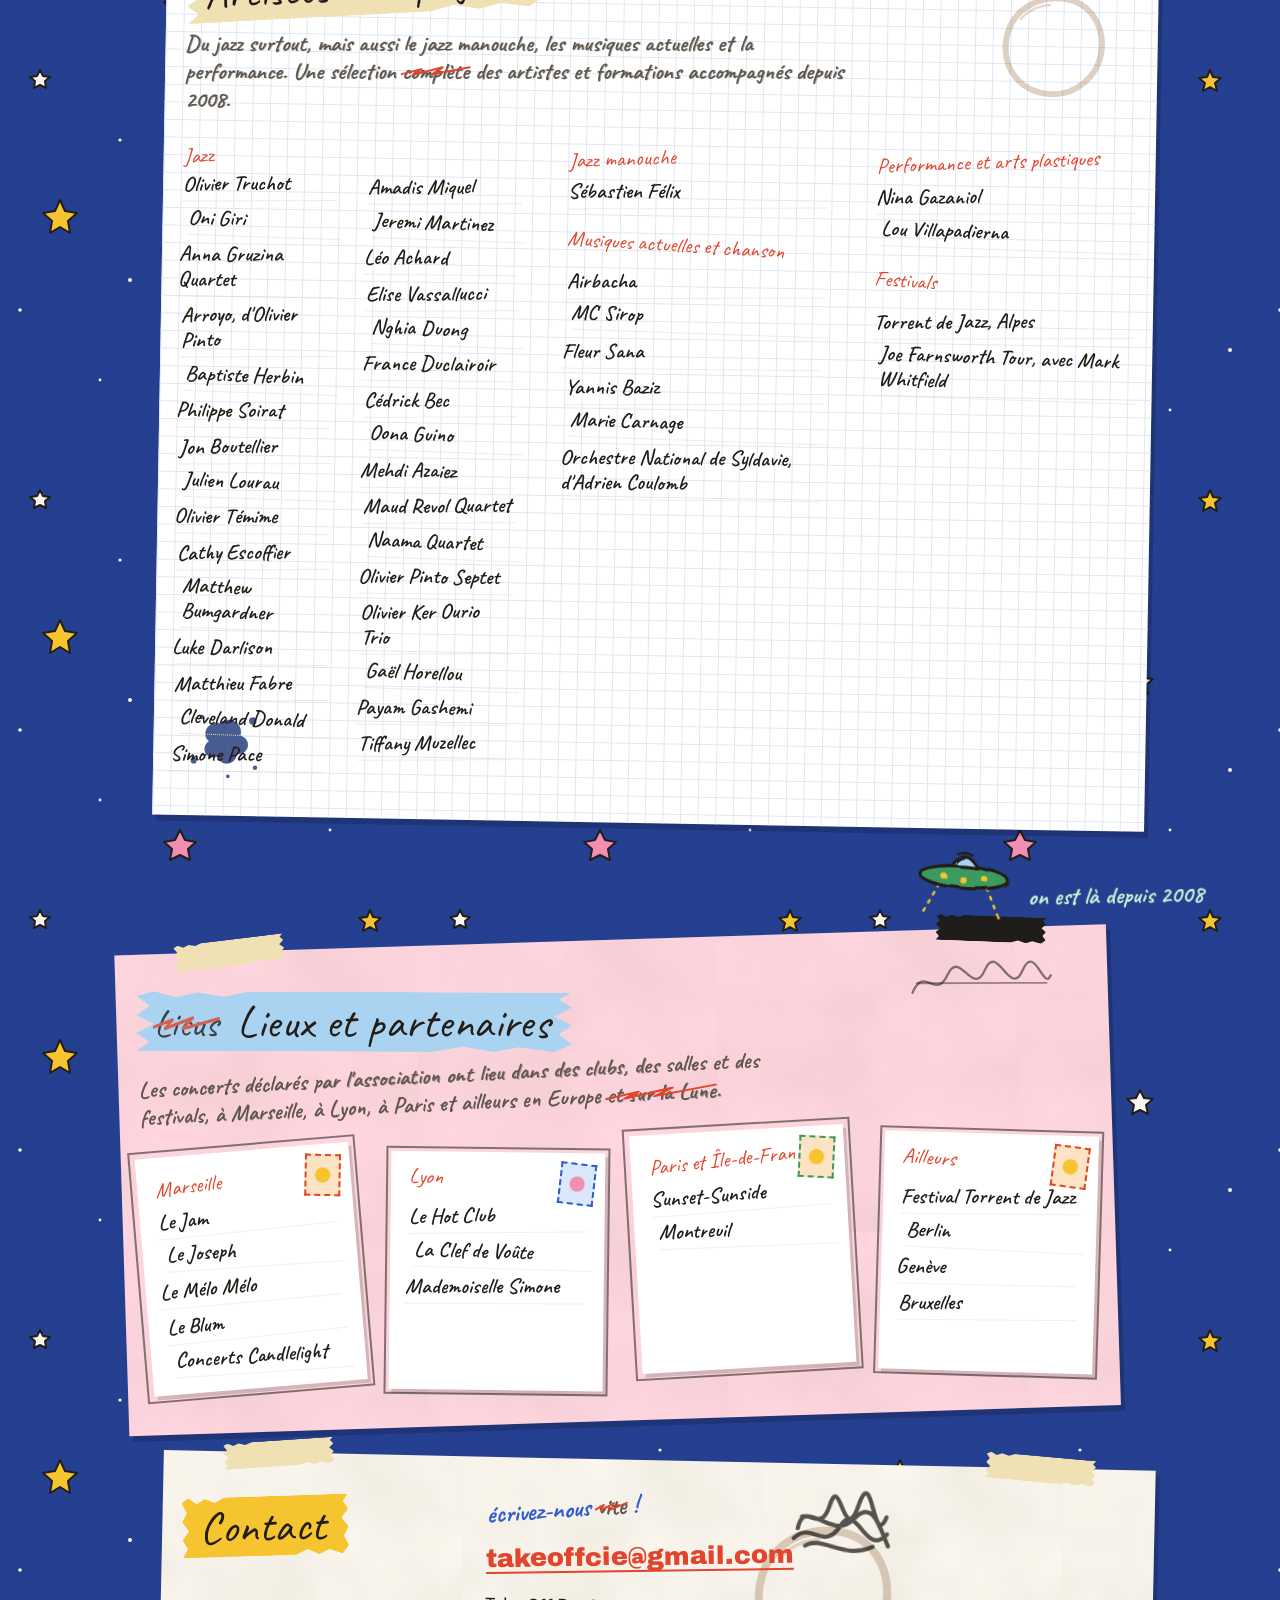
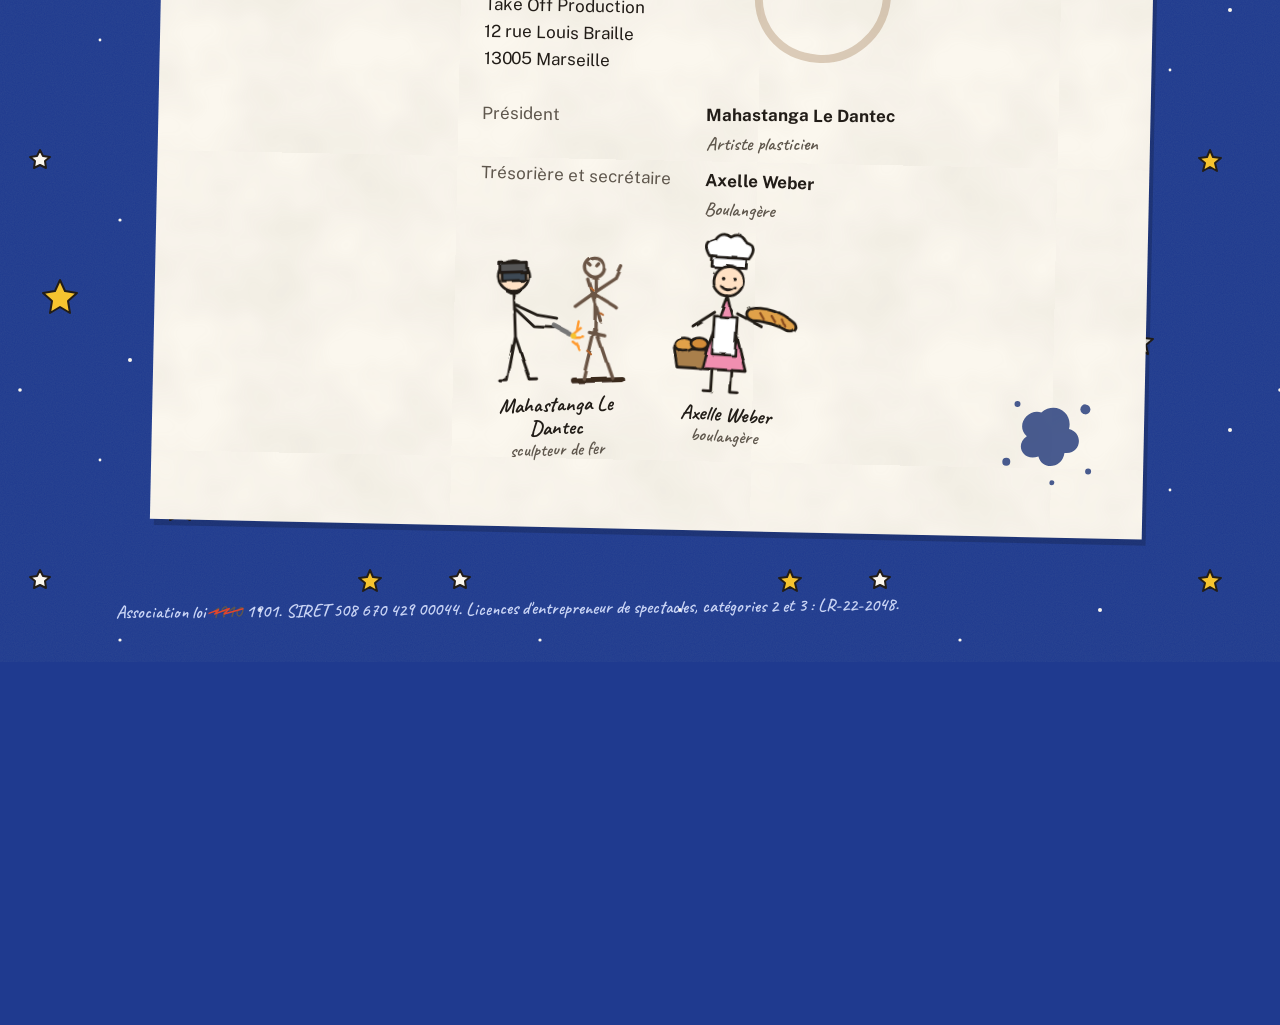
<file: proposition.html>
<!doctype html>
<html lang="fr"><head><meta charset="utf-8"><title>Take Off Production</title><meta http-equiv="refresh" content="0; url=./"><link rel="canonical" href="./"></head><body><p><a href="./">Take Off Production</a></p></body></html>
</file>
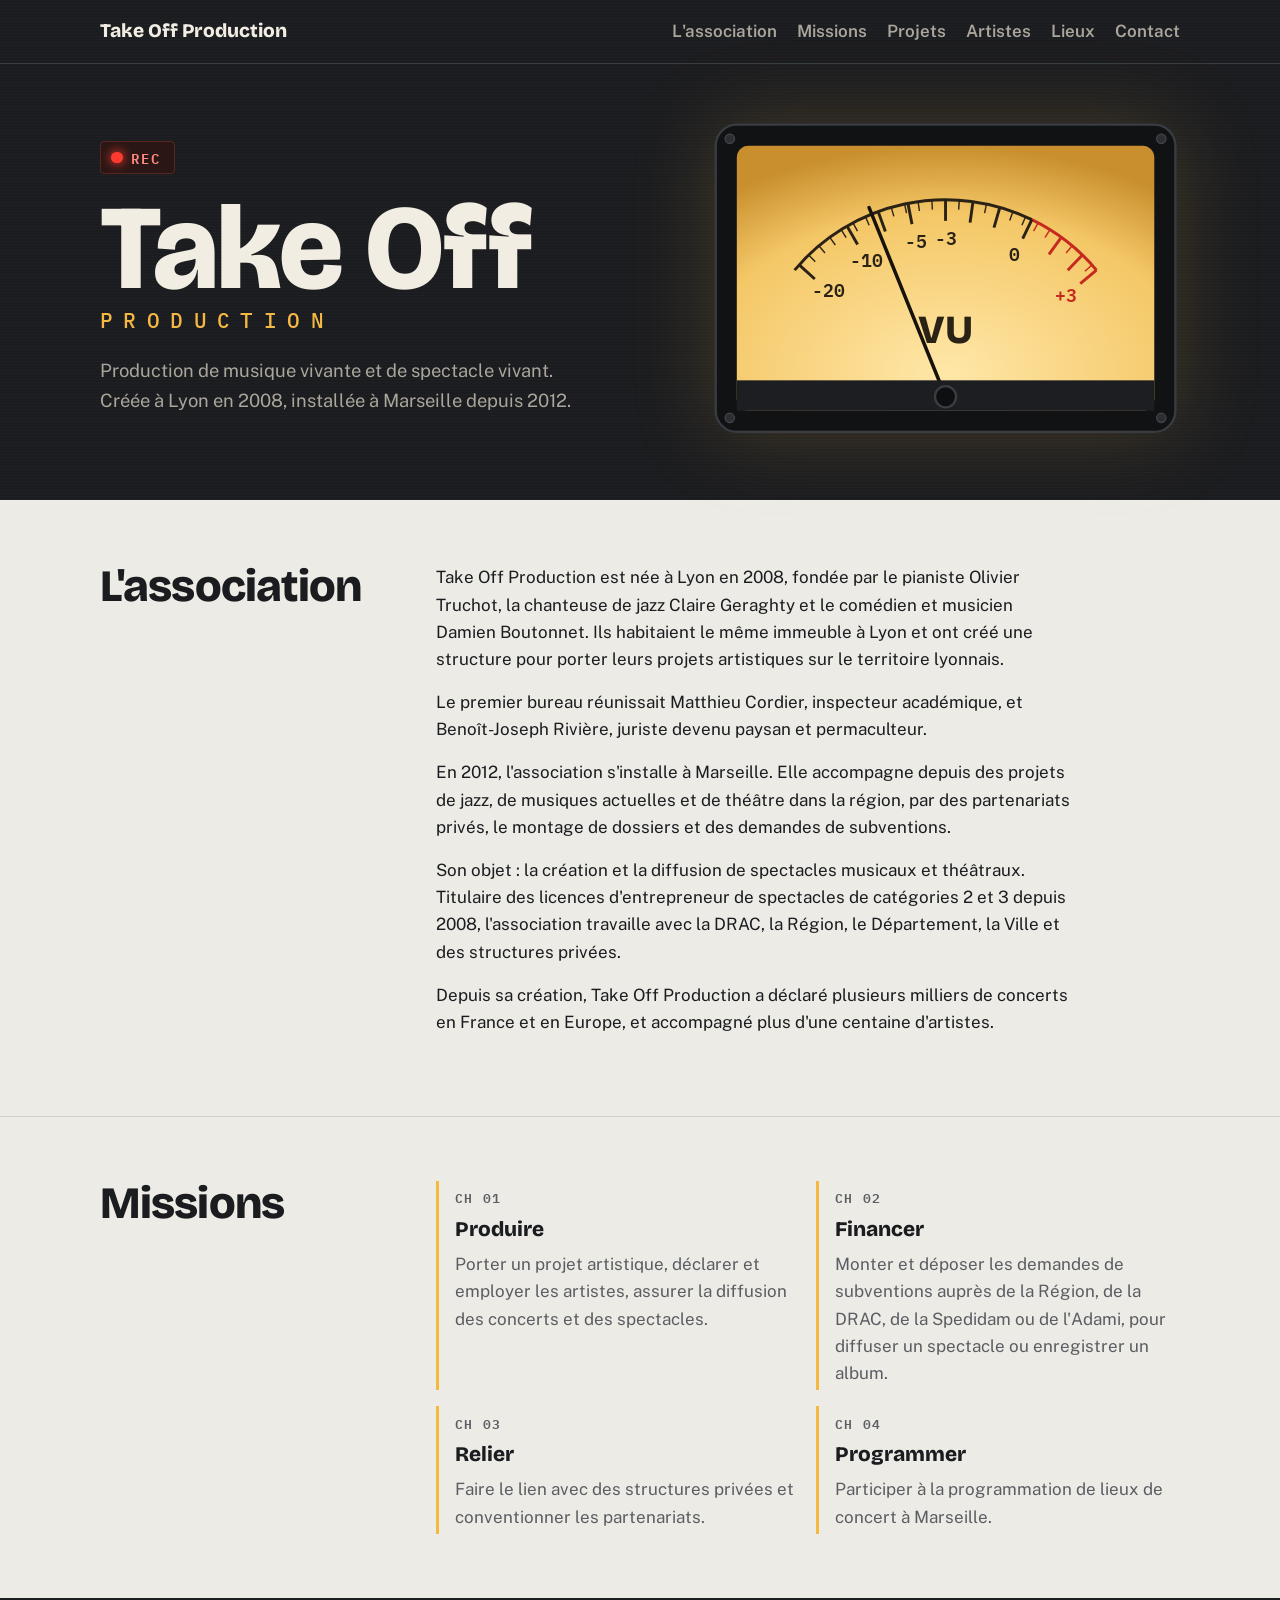
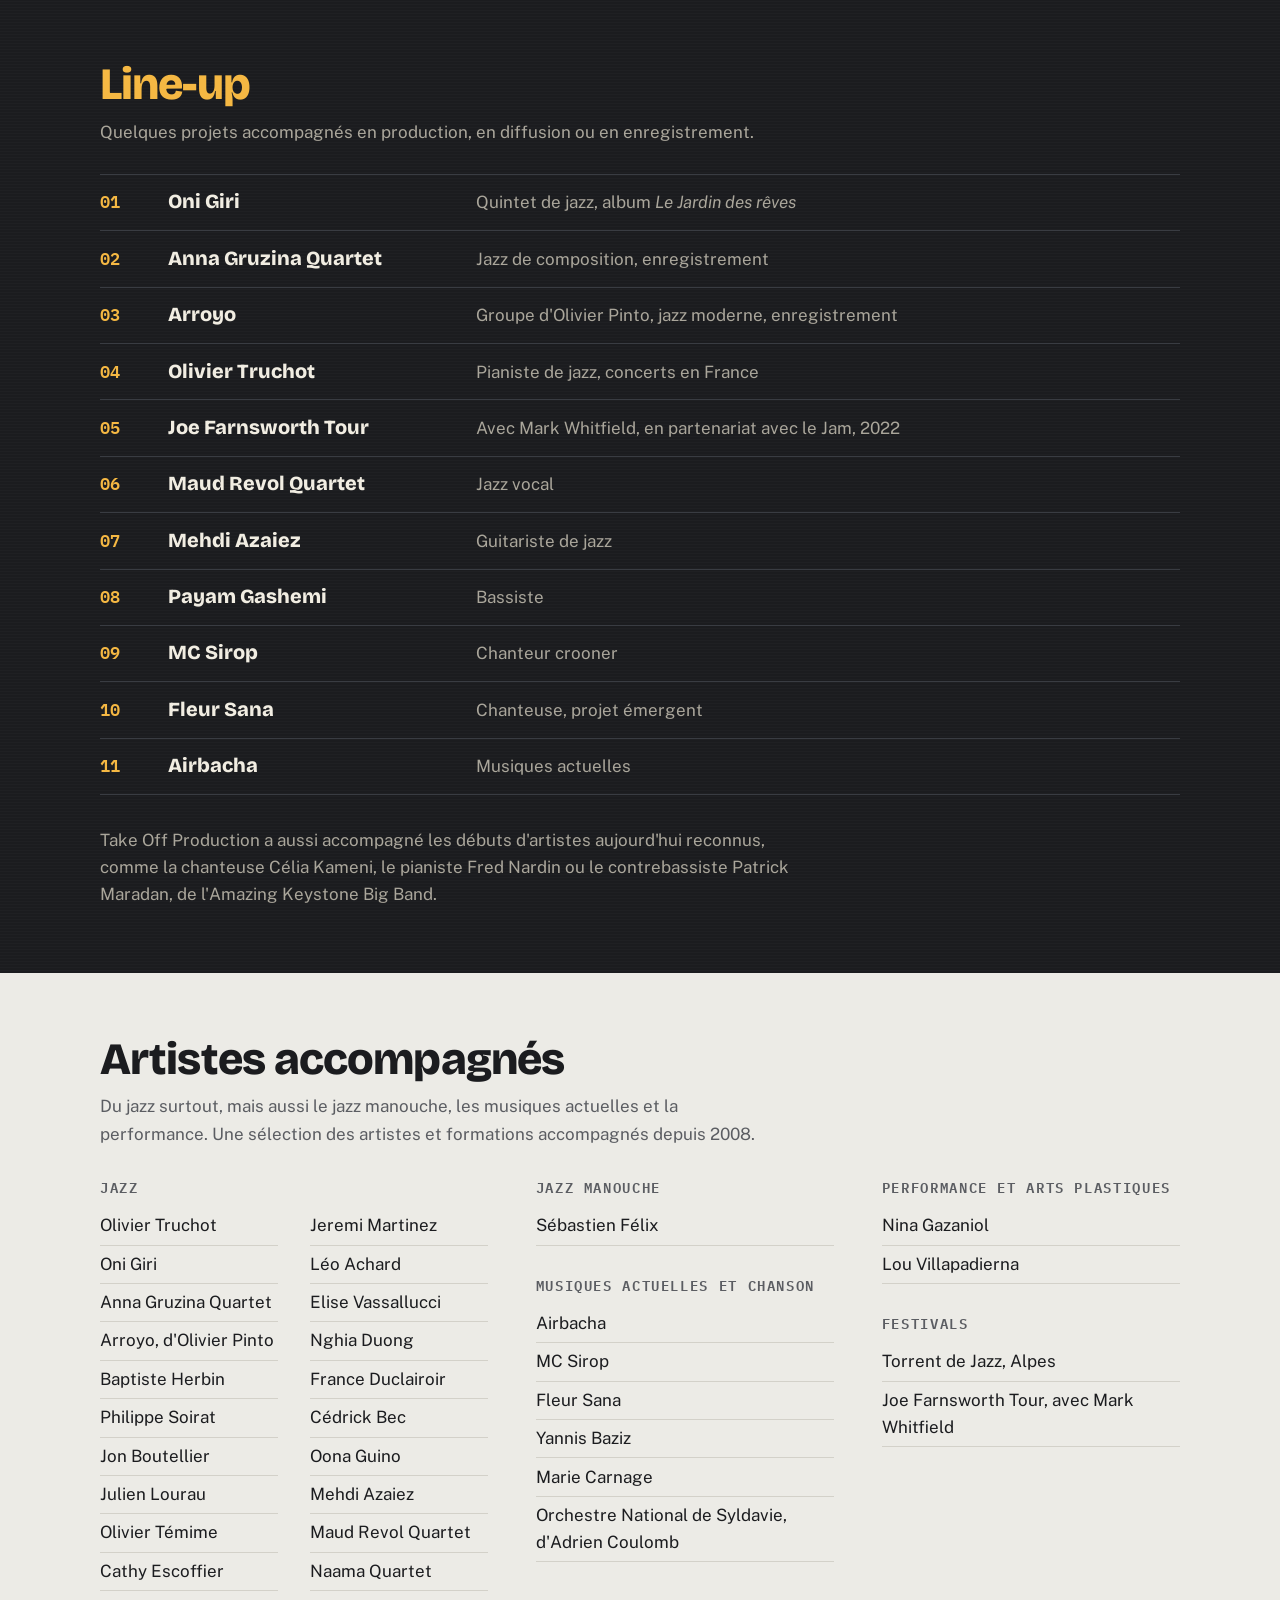
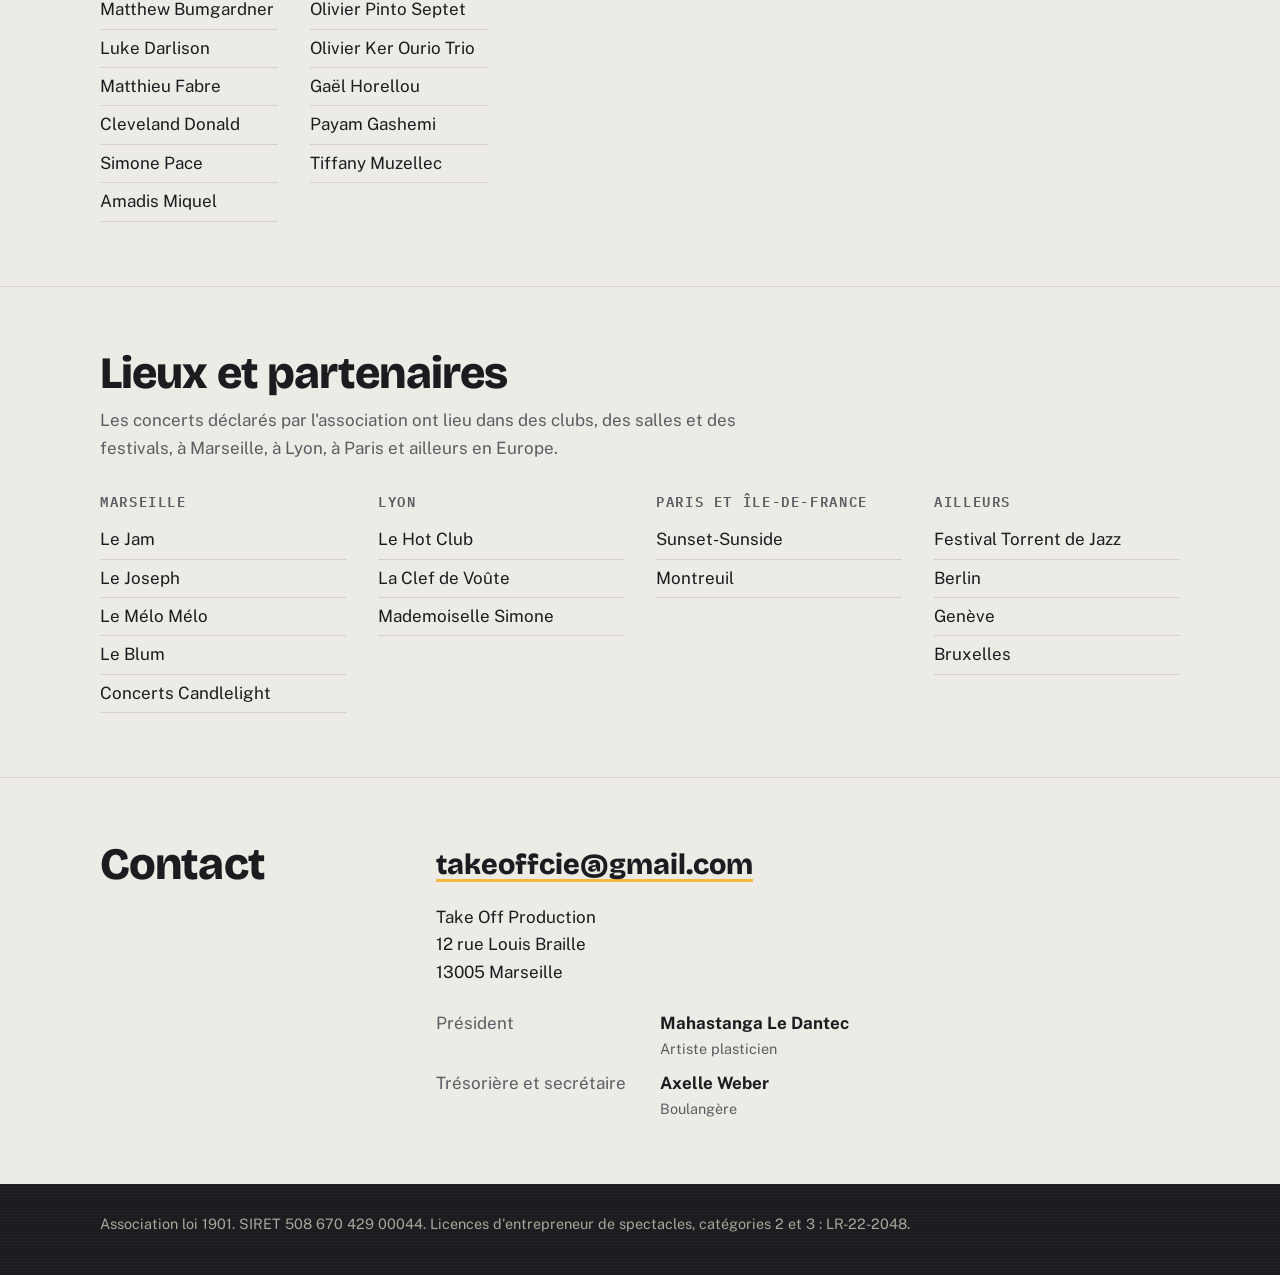
<file: studio.html>
<!doctype html>
<html lang="fr">
<head>
<meta name="robots" content="noindex">
<meta charset="utf-8">
<meta name="viewport" content="width=device-width, initial-scale=1">
<title>Take Off Production, production de musique et de spectacle vivant à Marseille</title>
<meta name="description" content="Association de production de musique vivante et de spectacle vivant, créée à Lyon en 2008 et installée à Marseille depuis 2012 : production, demandes de subventions, partenariats, programmation.">
<link rel="preconnect" href="https://fonts.googleapis.com">
<link rel="preconnect" href="https://fonts.gstatic.com" crossorigin>
<link href="https://fonts.googleapis.com/css2?family=Bricolage+Grotesque:opsz,wght@12..96,500;12..96,800&family=IBM+Plex+Mono:wght@500;600&family=Public+Sans:wght@400;600;700;800&display=swap" rel="stylesheet">
<link rel="stylesheet" href="style.css?v=studio1">
</head>
<body>

<header class="top">
  <div class="wrap top-inner">
    <a class="mark" href="#">Take Off Production</a>
    <nav aria-label="Menu principal">
      <a href="#association">L'association</a>
      <a href="#missions">Missions</a>
      <a href="#projets">Projets</a>
      <a href="#artistes">Artistes</a>
      <a href="#lieux">Lieux</a>
      <a href="#contact">Contact</a>
    </nav>
  </div>
</header>

<main>

<section class="hero">
  <div class="wrap hero-grid">
    <div class="hero-text">
      <p class="rec"><span class="rec-dot" aria-hidden="true"></span>Rec</p>
      <h1><span>Take Off</span><span>Production</span></h1>
      <p class="hero-lede">Production de musique vivante et de spectacle vivant. Créée à Lyon en 2008, installée à Marseille depuis 2012.</p>
    </div>
    <figure class="vu" aria-hidden="true">
      <svg viewBox="0 0 400 270">
        <defs>
          <radialGradient id="face" cx="50%" cy="85%" r="85%"><stop offset="0" stop-color="#ffe7a8"/><stop offset=".7" stop-color="#f4c766"/><stop offset="1" stop-color="#c98f2e"/></radialGradient>
        </defs>
        <rect class="vu-case" x="4" y="4" width="392" height="262" rx="18"/>
        <rect x="22" y="22" width="356" height="226" rx="10" fill="url(#face)"/>
        <path class="arc" d="M71.3 128.0 A168 168 0 0 1 273.6 85.0"/>
        <path class="arc red" d="M273.6 85.0 A168 168 0 0 1 328.7 128.0"/>
        <line class="tick" x1="88.5" y1="135.6" x2="75.2" y2="123.6"/><line class="tick" x1="125.0" y1="106.1" x2="116.0" y2="90.5"/><line class="tick" x1="148.7" y1="95.0" x2="142.5" y2="78.1"/><line class="tick" x1="171.4" y1="88.8" x2="167.9" y2="71.1"/><line class="tick" x1="200.0" y1="86.0" x2="200.0" y2="68.0"/><line class="tick" x1="220.9" y1="87.5" x2="223.4" y2="69.6"/><line class="tick" x1="241.3" y1="91.8" x2="246.3" y2="74.5"/><line class="tick" x1="265.8" y1="101.2" x2="273.6" y2="85.0"/><line class="tick red" x1="288.2" y1="114.6" x2="298.7" y2="100.1"/><line class="tick red" x1="304.2" y1="128.1" x2="316.7" y2="115.2"/><line class="tick red" x1="314.9" y1="139.6" x2="328.7" y2="128.0"/><line class="tick fine" x1="81.1" y1="128.9" x2="75.2" y2="123.6"/><line class="tick fine" x1="88.9" y1="120.9" x2="83.3" y2="115.2"/><line class="tick fine" x1="97.2" y1="113.4" x2="92.0" y2="107.3"/><line class="tick fine" x1="106.0" y1="106.6" x2="101.3" y2="100.1"/><line class="tick fine" x1="115.2" y1="100.3" x2="111.0" y2="93.5"/><line class="tick fine" x1="124.9" y1="94.7" x2="121.1" y2="87.7"/><line class="tick fine" x1="134.9" y1="89.8" x2="131.7" y2="82.5"/><line class="tick fine" x1="145.3" y1="85.6" x2="142.5" y2="78.1"/><line class="tick fine" x1="155.9" y1="82.2" x2="153.7" y2="74.5"/><line class="tick fine" x1="166.7" y1="79.5" x2="165.1" y2="71.7"/><line class="tick fine" x1="177.7" y1="77.6" x2="176.6" y2="69.6"/><line class="tick fine" x1="188.8" y1="76.4" x2="188.3" y2="68.4"/><line class="tick fine" x1="200.0" y1="76.0" x2="200.0" y2="68.0"/><line class="tick fine" x1="211.2" y1="76.4" x2="211.7" y2="68.4"/><line class="tick fine" x1="222.3" y1="77.6" x2="223.4" y2="69.6"/><line class="tick fine" x1="233.3" y1="79.5" x2="234.9" y2="71.7"/><line class="tick fine" x1="244.1" y1="82.2" x2="246.3" y2="74.5"/><line class="tick fine" x1="254.7" y1="85.6" x2="257.5" y2="78.1"/><line class="tick fine" x1="265.1" y1="89.8" x2="268.3" y2="82.5"/><line class="tick fine red" x1="275.1" y1="94.7" x2="278.9" y2="87.7"/><line class="tick fine red" x1="284.8" y1="100.3" x2="289.0" y2="93.5"/><line class="tick fine red" x1="294.0" y1="106.6" x2="298.7" y2="100.1"/><line class="tick fine red" x1="302.8" y1="113.4" x2="308.0" y2="107.3"/><line class="tick fine red" x1="311.1" y1="120.9" x2="316.7" y2="115.2"/><line class="tick fine red" x1="318.9" y1="128.9" x2="324.8" y2="123.6"/>
        <text class="lab" x="100.4" y="151.3">-20</text><text class="lab" x="133.0" y="125.0">-10</text><text class="lab" x="174.4" y="109.5">-5</text><text class="lab" x="200.0" y="107.0">-3</text><text class="lab" x="258.7" y="120.6">0</text><text class="lab red" x="302.6" y="154.9">+3</text>
        <text class="vu-label" x="200" y="190">VU</text>
        <line class="needle" x1="200" y1="236" x2="200.0" y2="62.0"/>
        <rect class="vu-foot" x="22" y="222" width="356" height="26"/>
        <circle class="pivot" cx="200" cy="236" r="9"/>
        <circle class="screw" cx="16" cy="16" r="4"/><circle class="screw" cx="384" cy="16" r="4"/><circle class="screw" cx="16" cy="254" r="4"/><circle class="screw" cx="384" cy="254" r="4"/>
      </svg>
    </figure>
  </div>
</section>

<section id="association" class="block">
  <div class="wrap two-col">
    <h2>L'association</h2>
    <div class="prose">
      <p>Take Off Production est née à Lyon en 2008, fondée par le pianiste Olivier Truchot, la chanteuse de jazz Claire Geraghty et le comédien et musicien Damien Boutonnet. Ils habitaient le même immeuble à Lyon et ont créé une structure pour porter leurs projets artistiques sur le territoire lyonnais.</p>
      <p>Le premier bureau réunissait Matthieu Cordier, inspecteur académique, et Benoît-Joseph Rivière, juriste devenu paysan et permaculteur.</p>
      <p>En 2012, l'association s'installe à Marseille. Elle accompagne depuis des projets de jazz, de musiques actuelles et de théâtre dans la région, par des partenariats privés, le montage de dossiers et des demandes de subventions.</p>
      <p>Son objet : la création et la diffusion de spectacles musicaux et théâtraux. Titulaire des licences d'entrepreneur de spectacles de catégories 2 et 3 depuis 2008, l'association travaille avec la DRAC, la Région, le Département, la Ville et des structures privées.</p>
      <p>Depuis sa création, Take Off Production a déclaré plusieurs milliers de concerts en France et en Europe, et accompagné plus d'une centaine d'artistes.</p>
    </div>
  </div>
</section>

<section id="missions" class="block">
  <div class="wrap two-col">
    <h2>Missions</h2>
    <ul class="missions">
      <li>
        <span class="ch">CH 01</span>
        <h3>Produire</h3>
        <p>Porter un projet artistique, déclarer et employer les artistes, assurer la diffusion des concerts et des spectacles.</p>
      </li>
      <li>
        <span class="ch">CH 02</span>
        <h3>Financer</h3>
        <p>Monter et déposer les demandes de subventions auprès de la Région, de la DRAC, de la Spedidam ou de l'Adami, pour diffuser un spectacle ou enregistrer un album.</p>
      </li>
      <li>
        <span class="ch">CH 03</span>
        <h3>Relier</h3>
        <p>Faire le lien avec des structures privées et conventionner les partenariats.</p>
      </li>
      <li>
        <span class="ch">CH 04</span>
        <h3>Programmer</h3>
        <p>Participer à la programmation de lieux de concert à Marseille.</p>
      </li>
    </ul>
  </div>
</section>

<section id="projets" class="block board-block">
  <div class="wrap">
    <h2>Line-up</h2>
    <p class="section-intro">Quelques projets accompagnés en production, en diffusion ou en enregistrement.</p>
    <ol class="lineup">
      <li><strong>Oni Giri</strong><span>Quintet de jazz, album <i>Le Jardin des rêves</i></span></li>
      <li><strong>Anna Gruzina Quartet</strong><span>Jazz de composition, enregistrement</span></li>
      <li><strong>Arroyo</strong><span>Groupe d'Olivier Pinto, jazz moderne, enregistrement</span></li>
      <li><strong>Olivier Truchot</strong><span>Pianiste de jazz, concerts en France</span></li>
      <li><strong>Joe Farnsworth Tour</strong><span>Avec Mark Whitfield, en partenariat avec le Jam, 2022</span></li>
      <li><strong>Maud Revol Quartet</strong><span>Jazz vocal</span></li>
      <li><strong>Mehdi Azaiez</strong><span>Guitariste de jazz</span></li>
      <li><strong>Payam Gashemi</strong><span>Bassiste</span></li>
      <li><strong>MC Sirop</strong><span>Chanteur crooner</span></li>
      <li><strong>Fleur Sana</strong><span>Chanteuse, projet émergent</span></li>
      <li><strong>Airbacha</strong><span>Musiques actuelles</span></li>
    </ol>
    <p class="board-note">Take Off Production a aussi accompagné les débuts d'artistes aujourd'hui reconnus, comme la chanteuse Célia Kameni, le pianiste Fred Nardin ou le contrebassiste Patrick Maradan, de l'Amazing Keystone Big Band.</p>
  </div>
</section>

<section id="artistes" class="block">
  <div class="wrap">
    <h2>Artistes accompagnés</h2>
    <p class="section-intro">Du jazz surtout, mais aussi le jazz manouche, les musiques actuelles et la performance. Une sélection des artistes et formations accompagnés depuis 2008.</p>
    <div class="roster">
      <div>
        <h3>Jazz</h3>
        <ul>
          <li>Olivier Truchot</li>
          <li>Oni Giri</li>
          <li>Anna Gruzina Quartet</li>
          <li>Arroyo, d'Olivier Pinto</li>
          <li>Baptiste Herbin</li>
          <li>Philippe Soirat</li>
          <li>Jon Boutellier</li>
          <li>Julien Lourau</li>
          <li>Olivier Témime</li>
          <li>Cathy Escoffier</li>
          <li>Matthew Bumgardner</li>
          <li>Luke Darlison</li>
          <li>Matthieu Fabre</li>
          <li>Cleveland Donald</li>
          <li>Simone Pace</li>
          <li>Amadis Miquel</li>
          <li>Jeremi Martinez</li>
          <li>Léo Achard</li>
          <li>Elise Vassallucci</li>
          <li>Nghia Duong</li>
          <li>France Duclairoir</li>
          <li>Cédrick Bec</li>
          <li>Oona Guino</li>
          <li>Mehdi Azaiez</li>
          <li>Maud Revol Quartet</li>
          <li>Naama Quartet</li>
          <li>Olivier Pinto Septet</li>
          <li>Olivier Ker Ourio Trio</li>
          <li>Gaël Horellou</li>
          <li>Payam Gashemi</li>
          <li>Tiffany Muzellec</li>
        </ul>
      </div>
      <div>
        <h3>Jazz manouche</h3>
        <ul>
          <li>Sébastien Félix</li>
        </ul>
        <h3>Musiques actuelles et chanson</h3>
        <ul>
          <li>Airbacha</li>
          <li>MC Sirop</li>
          <li>Fleur Sana</li>
          <li>Yannis Baziz</li>
          <li>Marie Carnage</li>
          <li>Orchestre National de Syldavie, d'Adrien Coulomb</li>
        </ul>
      </div>
      <div>
        <h3>Performance et arts plastiques</h3>
        <ul>
          <li>Nina Gazaniol</li>
          <li>Lou Villapadierna</li>
        </ul>
        <h3>Festivals</h3>
        <ul>
          <li>Torrent de Jazz, Alpes</li>
          <li>Joe Farnsworth Tour, avec Mark Whitfield</li>
        </ul>
      </div>
    </div>
  </div>
</section>

<section id="lieux" class="block">
  <div class="wrap">
    <h2>Lieux et partenaires</h2>
    <p class="section-intro">Les concerts déclarés par l'association ont lieu dans des clubs, des salles et des festivals, à Marseille, à Lyon, à Paris et ailleurs en Europe.</p>
    <div class="cities">
      <div>
        <h3>Marseille</h3>
        <ul><li>Le Jam</li><li>Le Joseph</li><li>Le Mélo Mélo</li><li>Le Blum</li><li>Concerts Candlelight</li></ul>
      </div>
      <div>
        <h3>Lyon</h3>
        <ul><li>Le Hot Club</li><li>La Clef de Voûte</li><li>Mademoiselle Simone</li></ul>
      </div>
      <div>
        <h3>Paris et Île-de-France</h3>
        <ul><li>Sunset-Sunside</li><li>Montreuil</li></ul>
      </div>
      <div>
        <h3>Ailleurs</h3>
        <ul><li>Festival Torrent de Jazz</li><li>Berlin</li><li>Genève</li><li>Bruxelles</li></ul>
      </div>
    </div>
  </div>
</section>

<section id="contact" class="block">
  <div class="wrap two-col">
    <h2>Contact</h2>
    <div class="contact">
      <p class="contact-mail"><a href="mailto:takeoffcie@gmail.com">takeoffcie@gmail.com</a></p>
      <p>Take Off Production<br>12 rue Louis Braille<br>13005 Marseille</p>
      <dl class="bureau">
        <div><dt>Président</dt><dd>Mahastanga Le Dantec<small>Artiste plasticien</small></dd></div>
        <div><dt>Trésorière et secrétaire</dt><dd>Axelle Weber<small>Boulangère</small></dd></div>
      </dl>
    </div>
  </div>
</section>

</main>

<footer class="foot">
  <div class="wrap">
    <p>Association loi 1901. SIRET 508 670 429 00044. Licences d'entrepreneur de spectacles, catégories 2 et 3 : LR-22-2048.</p>
  </div>
</footer>

</body>
</html>
</file>
<file: fusee.css>
:root {
  --kraft: #c89f68;
  --kraft-dark: #a97f4b;
  --sheet: #fbf7ee;
  --ink: #221d18;
  --soft: #5f574d;
  --line: #e2d9c7;
  --red: #e2452c;
  --blue: #2e5bd0;
  --yellow: #f6c42f;
  --green: #3c9a5f;
  --pink: #f08fb0;
  --tape: rgba(240, 226, 180, 0.78);
  --hand: "Caveat", "Comic Sans MS", cursive;
  --cut: "Archivo Black", "Arial Black", sans-serif;
}
* { box-sizing: border-box; }
html { -webkit-text-size-adjust: 100%; scroll-behavior: smooth; }
@media (prefers-reduced-motion: reduce) { html { scroll-behavior: auto; } }
body {
  margin: 0;
  color: var(--ink);
  font-family: "Public Sans", system-ui, sans-serif;
  font-size: 1.0625rem;
  line-height: 1.6;
  background-color: var(--kraft);
  background-image: url("data:image/svg+xml,%3Csvg xmlns='http://www.w3.org/2000/svg' width='240' height='240'%3E%3Cfilter id='n'%3E%3CfeTurbulence type='fractalNoise' baseFrequency='0.9' numOctaves='3' stitchTiles='stitch'/%3E%3CfeColorMatrix values='0 0 0 0 0.35 0 0 0 0 0.24 0 0 0 0 0.12 0 0 0 0.35 0'/%3E%3C/filter%3E%3Crect width='240' height='240' filter='url(%23n)'/%3E%3C/svg%3E");
}
a { color: inherit; text-underline-offset: 0.18em; }
a:focus-visible { outline: 3px dashed var(--blue); outline-offset: 4px; }
.wrap { max-width: 68rem; margin: 0 auto; padding: 0 1.25rem; }

/* En-tête : une bande de papier noir */
.top { background: var(--ink); color: var(--sheet); transform: rotate(-0.4deg); margin: 0 -10px; box-shadow: 0 4px 0 rgba(0,0,0,0.15); }
.top-inner { display: flex; flex-wrap: wrap; align-items: baseline; justify-content: space-between; gap: 0.5rem 1.5rem; padding-top: 0.9rem; padding-bottom: 0.9rem; }
.mark { font-family: var(--cut); font-size: 1.05rem; text-decoration: none; letter-spacing: 0.01em; }
.top nav { display: flex; flex-wrap: wrap; gap: 0.25rem 1.25rem; }
.top nav a { text-decoration: none; font-family: var(--hand); font-weight: 700; font-size: 1.35rem; color: var(--yellow); }
.top nav a:hover { color: var(--pink); }

/* Ouverture */
.hero { padding: 2.5rem 0 1rem; overflow: hidden; }
.hero-grid { display: grid; gap: 1rem 2rem; align-items: center; }
@media (min-width: 54rem) { .hero-grid { grid-template-columns: minmax(0, 1.15fr) minmax(0, 1fr); } }
.hero h1 { margin: 0; }
.cutline { display: flex; flex-wrap: wrap; gap: 0.12em; font-size: clamp(2.6rem, 10vw, 6rem); line-height: 1; }
.cut {
  display: inline-block; font-family: var(--cut); color: var(--sheet);
  padding: 0.06em 0.14em 0.1em; box-shadow: 3px 4px 0 rgba(0,0,0,0.25);
}
.cut.c0 { background: var(--red); transform: rotate(-6deg); }
.cut.c1 { background: var(--blue); transform: rotate(4deg) translateY(0.06em); }
.cut.c2 { background: var(--sheet); color: var(--ink); transform: rotate(-3deg); }
.cut.c3 { background: var(--yellow); color: var(--ink); transform: rotate(7deg) translateY(-0.04em); }
.cut.c4 { background: var(--green); transform: rotate(-5deg) translateY(0.05em); }
.gap { width: 0.35em; }
.hand { display: block; margin-top: 0.15em; font-family: var(--hand); font-weight: 700; font-size: clamp(2rem, 6vw, 3.4rem); color: var(--sheet); transform: rotate(-3deg); transform-origin: left; text-shadow: 2px 2px 0 rgba(0,0,0,0.2); }
.hero-lede {
  position: relative; display: inline-block; margin: 1.75rem 0 0; max-width: 30rem;
  background: var(--sheet); padding: 1rem 1.2rem; transform: rotate(1deg);
  box-shadow: 3px 5px 0 rgba(0,0,0,0.18);
}
.hero-lede::before { content: ""; position: absolute; top: -10px; left: 40%; width: 80px; height: 22px; background: var(--tape); transform: rotate(-4deg); }

.rocket-scene { margin: 0; max-width: 26rem; justify-self: center; width: 100%; }
.rocket-scene svg { display: block; width: 100%; height: auto; overflow: visible; }
.strings line { stroke: var(--ink); stroke-width: 2; }
.star { fill: var(--yellow); stroke: var(--ink); stroke-width: 3; stroke-linejoin: round; }
.star.s2 { fill: var(--pink); }
.moon { fill: var(--sheet); stroke: var(--ink); stroke-width: 3; }
.body { fill: #ead3a4; stroke: var(--ink); stroke-width: 4; }
.nose, .fin { fill: var(--red); stroke: var(--ink); stroke-width: 4; stroke-linejoin: round; }
.fin.mid { fill: var(--blue); }
.corrug { stroke: var(--kraft-dark); stroke-width: 3; stroke-linecap: round; }
.window { fill: var(--blue); stroke: var(--ink); stroke-width: 5; }
.glint { fill: none; stroke: var(--sheet); stroke-width: 4; stroke-linecap: round; }
.tape { fill: var(--tape); }
.f-out { fill: var(--red); stroke: var(--ink); stroke-width: 3; stroke-linejoin: round; }
.f-in { fill: var(--yellow); }
.clouds circle, .clouds rect { fill: var(--sheet); }
.clouds circle { stroke: var(--ink); stroke-width: 3; }
.flame { transform-box: fill-box; transform-origin: top center; }
@media (prefers-reduced-motion: no-preference) {
  .rocket { animation: liftoff 1.2s steps(3) infinite alternate; }
  .flame { animation: flicker 0.36s steps(2) infinite; }
  .star { transform-box: fill-box; transform-origin: center; animation: swing 2.4s steps(4) infinite alternate; }
}
@keyframes liftoff { from { transform: translate(0, 4px) rotate(-1deg); } to { transform: translate(0, -14px) rotate(1.5deg); } }
@keyframes flicker { 50% { transform: scaleY(1.25) scaleX(0.92); } }
@keyframes swing { from { transform: rotate(-8deg); } to { transform: rotate(8deg); } }

/* Les blocs : des feuilles de papier scotchées sur le carton */
main > .block {
  position: relative;
  max-width: 66rem; margin: 2.5rem auto; padding: 2.75rem 0;
  background: var(--sheet);
  box-shadow: 4px 6px 0 rgba(0,0,0,0.18);
}
main > .block:nth-of-type(odd) { transform: rotate(-0.6deg); }
main > .block:nth-of-type(even) { transform: rotate(0.5deg); }
main > .block::before, main > .block::after { content: ""; position: absolute; top: -12px; width: 110px; height: 26px; background: var(--tape); }
main > .block::before { left: 6%; transform: rotate(-5deg); }
main > .block::after { right: 6%; transform: rotate(4deg); }
@media (max-width: 68rem) { main > .block { margin-left: 0.75rem; margin-right: 0.75rem; } }
.two-col { display: grid; gap: 1rem 3rem; }
@media (min-width: 52rem) { .two-col { grid-template-columns: 16rem minmax(0, 1fr); } }
h2 { margin: 0 0 1.25rem; font-family: var(--cut); font-weight: 400; font-size: clamp(1.8rem, 4.5vw, 2.4rem); line-height: 1.05; }
.two-col h2 { align-self: start; }
h2::after { content: ""; display: block; width: 3.2rem; height: 0.45rem; margin-top: 0.5rem; background: var(--red); transform: rotate(-2deg); }
.prose { max-width: 40rem; }
.prose p { margin: 0 0 1rem; }

/* Missions : quatre fiches bristol */
.missions { list-style: none; margin: 0; padding: 0; display: grid; gap: 1.25rem; }
@media (min-width: 40rem) { .missions { grid-template-columns: 1fr 1fr; } }
.missions li { padding: 1rem 1.1rem; background: #fff; border-top: 8px solid var(--blue); box-shadow: 2px 3px 0 rgba(0,0,0,0.12); }
.missions li:nth-child(2) { border-color: var(--red); transform: rotate(1deg); }
.missions li:nth-child(3) { border-color: var(--yellow); transform: rotate(-1deg); }
.missions li:nth-child(4) { border-color: var(--green); }
.missions h3 { margin: 0 0 0.3rem; font-family: var(--hand); font-weight: 700; font-size: 1.7rem; line-height: 1.1; }
.missions p { margin: 0; color: var(--soft); }

/* Line-up : étiquettes Dymo */
.board-block .section-intro { color: var(--soft); }
.lineup { list-style: none; margin: 0; padding: 0; display: flex; flex-wrap: wrap; gap: 1.4rem 1.6rem; }
.lineup li { display: flex; flex-direction: column; align-items: flex-start; }
.lineup li:nth-child(3n+1) { transform: rotate(-2deg); }
.lineup li:nth-child(3n+2) { transform: rotate(1.5deg); }
.lineup strong {
  font-family: "Courier New", ui-monospace, monospace; font-weight: 700; text-transform: uppercase; letter-spacing: 0.12em;
  font-size: 1.05rem; color: #fff; background: var(--ink); padding: 0.3rem 0.8rem; border-radius: 3px;
  text-shadow: 0 1px 0 rgba(255,255,255,0.25);
  box-shadow: 2px 3px 0 rgba(0,0,0,0.2);
}
.lineup li:nth-child(4n+2) strong { background: var(--red); }
.lineup li:nth-child(4n+3) strong { background: var(--blue); }
.lineup span { margin-top: 0.3rem; padding-left: 0.3rem; font-family: var(--hand); font-weight: 600; font-size: 1.25rem; line-height: 1.15; color: var(--soft); max-width: 18rem; }
.board-note { max-width: 44rem; margin: 2rem 0 0; color: var(--soft); }

/* Contact */
.contact p { margin: 0 0 1rem; }
.contact-mail { font-family: var(--cut); font-size: clamp(1.2rem, 3.2vw, 1.6rem); overflow-wrap: anywhere; }
.contact-mail a { color: var(--red); }
.bureau { margin: 1.5rem 0 0; display: grid; gap: 0.6rem; }
.bureau div { display: grid; grid-template-columns: 13rem 1fr; gap: 1rem; }
@media (max-width: 30rem) { .bureau div { grid-template-columns: 1fr; gap: 0; } }
.bureau dt { color: var(--soft); }
.bureau dd { margin: 0; font-weight: 700; }
.bureau dd small { display: block; font-weight: 400; color: var(--soft); font-size: 0.9rem; }

.foot { padding: 1.5rem 0 2.5rem; font-size: 0.9rem; color: #3b2f22; }
.foot p { margin: 0; }

.section-intro { max-width: 42rem; margin: -0.5rem 0 1.75rem; color: var(--soft); }
.roster { display: grid; gap: 1.5rem 3rem; }
@media (min-width: 52rem) { .roster { grid-template-columns: 1.3fr 1fr 1fr; } }
.roster h3, .cities h3 { margin: 0 0 0.4rem; font-family: var(--hand); font-weight: 700; font-size: 1.8rem; line-height: 1.1; color: var(--red); }
.roster ul + h3 { margin-top: 1.5rem; }
.roster ul, .cities ul { list-style: none; margin: 0; padding: 0; }
.roster li, .cities li { padding: 0.3rem 0; border-bottom: 1px dashed var(--line); }
@media (min-width: 52rem) { .roster > div:first-child ul { column-count: 2; column-gap: 2rem; } .roster > div:first-child li { break-inside: avoid; } }
.cities { display: grid; gap: 1.5rem 2rem; }
@media (min-width: 60rem) { .cities { grid-template-columns: repeat(4, 1fr); } }
@media (min-width: 40rem) and (max-width: 59.99rem) { .cities { grid-template-columns: repeat(2, 1fr); } }

/* ---------- Scotch partout ---------- */
:root { --marker: "Permanent Marker", "Caveat", cursive; --masking: #efe1b4; --gaffer: #1f1d1b; }
/* bords déchirés */
.tp, main > .block::before, main > .block::after, .hero-lede::before, h2, .lineup strong, .top nav a {
  --torn: polygon(0 8%, 4% 0, 9% 10%, 14% 2%, 20% 9%, 26% 0, 100% 0, 97% 12%, 100% 25%, 96% 40%, 100% 55%, 97% 70%, 100% 86%, 96% 100%, 88% 92%, 82% 100%, 75% 91%, 68% 100%, 0 100%, 3% 85%, 0 70%, 4% 55%, 0 40%, 3% 25%);
}
.tp { position: absolute; z-index: 2; width: 120px; height: 30px; background: var(--masking); opacity: 0.92; clip-path: var(--torn); box-shadow: 0 1px 0 rgba(0,0,0,0.08); }
.tp.gaff { background: var(--gaffer); opacity: 0.95; }
.rocket-scene { position: relative; }
.tp-a { top: 12%; left: -4%; transform: rotate(-24deg); }
.tp-b { bottom: 8%; right: -2%; width: 140px; transform: rotate(16deg); }
main > .block::before, main > .block::after, .hero-lede::before { clip-path: var(--torn); background: var(--masking); }
main > .block:nth-of-type(3n)::after { background: var(--gaffer); }
main > .block:nth-of-type(3n+2)::before { background: #f3a6a0; }

/* titres : écrits au feutre sur une bande de scotch */
h2 {
  display: inline-block; font-family: var(--marker); font-weight: 400; letter-spacing: 0.01em;
  font-size: clamp(1.7rem, 4.2vw, 2.3rem); line-height: 1.1;
  background: var(--masking); padding: 0.35rem 1.4rem 0.3rem 1.1rem;
  clip-path: var(--torn); transform: rotate(-2deg);
}
h2::after { display: none; }
.board-block h2 { background: var(--gaffer); color: #fff; transform: rotate(1.5deg); }
.two-col > h2 { justify-self: start; }

/* menu : petites étiquettes de scotch */
.top nav a { background: var(--masking); color: var(--ink); font-family: var(--marker); font-size: 1rem; padding: 0.15rem 0.7rem; clip-path: var(--torn); }
.top nav a:nth-child(2n) { transform: rotate(-2deg); }
.top nav a:nth-child(2n+1) { transform: rotate(1.5deg); }
.top nav a:hover { background: var(--yellow); color: var(--ink); }

/* line-up : noms au feutre sur scotch, comme les étiquettes d'une console */
.lineup strong {
  font-family: var(--marker); font-weight: 400; text-transform: none; letter-spacing: 0.01em; font-size: 1.25rem;
  color: var(--ink); background: var(--masking); border-radius: 0; text-shadow: none; box-shadow: none;
  padding: 0.3rem 1rem 0.25rem; clip-path: var(--torn);
}
.lineup li:nth-child(4n+2) strong { background: var(--gaffer); color: #fff; }
.lineup li:nth-child(4n+3) strong { background: #f3a6a0; }
.lineup li:nth-child(5n) strong { background: #a9d3f0; color: var(--ink); }

/* missions : fiches tenues par un bout de scotch */
.missions li { position: relative; border-top: 0; }
.missions li::before { content: ""; position: absolute; top: -11px; left: 50%; width: 76px; height: 22px; margin-left: -38px; background: var(--masking); clip-path: var(--torn); transform: rotate(-4deg); }
.missions li:nth-child(2)::before { background: var(--gaffer); transform: rotate(5deg); }
.missions li:nth-child(3)::before { background: #f3a6a0; }
.missions li:nth-child(4)::before { background: #a9d3f0; transform: rotate(3deg); }
.missions h3 { font-family: var(--marker); font-weight: 400; font-size: 1.4rem; }
.roster h3, .cities h3 { font-family: var(--marker); font-weight: 400; font-size: 1.35rem; }

/* ---------- Rien n'est droit ---------- */
.note { margin: 0.6rem 0 0; font-family: var(--hand); font-weight: 700; font-size: 1.5rem; line-height: 1.1; color: var(--red); transform: rotate(-4deg); transform-origin: left; }
.note.n2 { color: var(--blue); transform: rotate(3deg); }
.note.n3 { color: var(--soft); transform: rotate(-2deg); margin: -0.4rem 0 0.8rem 1rem; }
.two-col > .note { grid-column: 1; }
@media (min-width: 52rem) { .two-col { grid-template-rows: auto 1fr; } .two-col > .prose, .two-col > .missions, .two-col > .contact { grid-column: 2; grid-row: 1 / span 2; } }

.prose p:nth-child(odd) { transform: rotate(-0.5deg); }
.prose p:nth-child(even) { transform: rotate(0.6deg) translateX(0.4rem); }
.prose p:nth-child(3) { transform: rotate(-0.8deg) translateX(-0.3rem); }

.hero-lede { font-family: var(--hand); font-weight: 600; font-size: 1.5rem; line-height: 1.25; transform: rotate(-2deg); }
.hand { transform: rotate(-6deg) translateX(0.4em); }
.cutline .cut:nth-child(2) { transform: rotate(8deg) translateY(0.1em); }
.cutline .cut:nth-child(7) { transform: rotate(-9deg) translateY(-0.05em); }

.section-intro { font-family: var(--hand); font-weight: 600; font-size: 1.45rem; line-height: 1.2; transform: rotate(-1deg); }

.missions p { font-family: var(--hand); font-weight: 600; font-size: 1.3rem; line-height: 1.2; }
.missions li:nth-child(1) { transform: rotate(-1.8deg); }
.missions li:nth-child(2) { transform: rotate(2deg) translateY(0.4rem); }
.missions li:nth-child(3) { transform: rotate(1.2deg) translateX(0.3rem); }
.missions li:nth-child(4) { transform: rotate(-2.4deg) translateY(0.2rem); }

.lineup li:nth-child(3n+3) { transform: rotate(-3deg) translateY(0.3rem); }
.lineup li:nth-child(4n) { transform: rotate(3.5deg); }
.lineup span { transform: rotate(-1.5deg); }

.roster li, .cities li { font-family: var(--hand); font-weight: 600; font-size: 1.35rem; line-height: 1.15; border-bottom-style: dotted; }
.roster li:nth-child(3n+1), .cities li:nth-child(3n+1) { transform: rotate(-1.2deg); }
.roster li:nth-child(3n+2), .cities li:nth-child(3n+2) { transform: rotate(1deg) translateX(0.35rem); }
.roster li:nth-child(3n), .cities li:nth-child(3n) { transform: rotate(-0.4deg) translateX(-0.2rem); }
.roster h3:nth-of-type(odd), .cities div:nth-child(odd) h3 { transform: rotate(-3deg); }
.roster h3:nth-of-type(even), .cities div:nth-child(even) h3 { transform: rotate(2.5deg); }

.contact-mail { transform: rotate(-2deg); display: inline-block; }
.bureau div:nth-child(1) { transform: rotate(-0.8deg); }
.bureau div:nth-child(2) { transform: rotate(0.9deg); }
.bureau dd small { font-family: var(--hand); font-size: 1.2rem; font-weight: 600; }
.board-note { font-family: var(--hand); font-weight: 600; font-size: 1.35rem; line-height: 1.2; transform: rotate(1deg); }
.foot p { font-family: var(--hand); font-weight: 600; font-size: 1.15rem; transform: rotate(-0.6deg); }

/* Bonshommes dessinés */
.crew { display: flex; flex-wrap: wrap; gap: 0.5rem 1.5rem; margin: 0.25rem 0 1.5rem; transform: none; }
.kid { margin: 0; width: 9.5rem; text-align: center; }
.kid svg { display: block; width: 100%; height: auto; overflow: visible; }
.kid figcaption { font-family: var(--hand); font-weight: 600; font-size: 1.15rem; line-height: 1.1; color: var(--soft); }
.kid figcaption b { display: block; font-weight: 700; font-size: 1.3rem; color: var(--ink); }
.kid:nth-child(1) { transform: rotate(-3deg); }
.kid:nth-child(2) { transform: rotate(2.5deg) translateY(0.4rem); }
.kid:nth-child(3) { transform: rotate(-1.5deg); }

/* ---------- Ciel bleu étoilé ---------- */
:root { --night-sky: #1f3a8f; }
body {
  background-color: var(--night-sky);
  background-image:
    url("data:image/svg+xml,%3Csvg xmlns='http://www.w3.org/2000/svg' width='420' height='420'%3E%3Cg stroke='%23221d18' stroke-width='2' stroke-linejoin='round'%3E%3Cpath fill='%23f6c42f' d='M60 40l5 11 12 2-9 8 2 12-10-6-10 6 2-12-9-8 12-2z'/%3E%3Cpath fill='%23fbf7ee' d='M300 90l4 8 9 1-7 6 2 9-8-4-8 4 2-9-7-6 9-1z'/%3E%3Cpath fill='%23f08fb0' d='M180 250l5 10 11 2-8 7 2 11-10-5-10 5 2-11-8-7 11-2z'/%3E%3Cpath fill='%23f6c42f' d='M370 330l3 7 8 1-6 5 2 8-7-4-7 4 2-8-6-5 8-1z'/%3E%3Cpath fill='%23fbf7ee' d='M40 330l3 6 7 1-5 4 1 7-6-3-6 3 1-7-5-4 7-1z'/%3E%3C/g%3E%3Cg fill='%23fbf7ee'%3E%3Ccircle cx='130' cy='120' r='2'/%3E%3Ccircle cx='240' cy='30' r='1.6'/%3E%3Ccircle cx='390' cy='190' r='2'/%3E%3Ccircle cx='100' cy='220' r='1.4'/%3E%3Ccircle cx='260' cy='370' r='2'/%3E%3Ccircle cx='330' cy='250' r='1.4'/%3E%3Ccircle cx='20' cy='150' r='1.8'/%3E%3Ccircle cx='200' cy='160' r='1.2'/%3E%3Ccircle cx='120' cy='400' r='1.6'/%3E%3C/g%3E%3C/svg%3E"),
    url("data:image/svg+xml,%3Csvg xmlns='http://www.w3.org/2000/svg' width='240' height='240'%3E%3Cfilter id='n'%3E%3CfeTurbulence type='fractalNoise' baseFrequency='0.9' numOctaves='3' stitchTiles='stitch'/%3E%3CfeColorMatrix values='0 0 0 0 0.05 0 0 0 0 0.1 0 0 0 0 0.3 0 0 0 0.35 0'/%3E%3C/filter%3E%3Crect width='240' height='240' filter='url(%23n)'/%3E%3C/svg%3E");
}
.strings line { stroke: var(--sheet); }
.moon { stroke: var(--sheet); }
.foot { color: #c9d4f5; }
.two-col > .note { margin-left: 0.6rem; transform-origin: center; }

/* ---------- Plus foufou ---------- */
main { position: relative; }
/* les lettres sautillent image par image */
@media (prefers-reduced-motion: no-preference) {
  .cut { animation: jig 0.9s steps(1) infinite; }
  .cut:nth-child(2n) { animation-delay: -0.3s; }
  .cut:nth-child(3n) { animation-delay: -0.6s; }
  .d-ufo svg { animation: hover 2.6s steps(4) infinite alternate; }
  .d-comet { animation: zoom 3s steps(6) infinite alternate; }
}
@keyframes jig { 0% { translate: 0 0; } 33% { translate: 0 -4px; } 66% { translate: 2px 1px; } }
@keyframes hover { from { translate: 0 0; } to { translate: 0 -10px; } }
@keyframes zoom { from { translate: 0 0; } to { translate: 24px -8px; } }

/* des feuilles de toutes sortes, posées n'importe comment */
main > .block { max-width: 62rem; }
#association { transform: rotate(-1.4deg) translateX(-1.2rem); }
#missions {
  transform: rotate(1.6deg) translateX(1.5rem);
  background-color: #fff;
  background-image:
    radial-gradient(circle at 1.3rem 50%, var(--night-sky) 0 0.5rem, transparent 0.55rem),
    linear-gradient(90deg, transparent 3.4rem, #e98a8a 3.4rem 3.55rem, transparent 3.55rem),
    linear-gradient(#b9cdf0 1px, transparent 1px);
  background-size: 2.6rem 2.4rem, 100% 100%, 100% 1.6rem;
  background-repeat: repeat-y, no-repeat, repeat;
  padding-left: 2.5rem;
}
#projets { transform: rotate(-0.8deg) translateX(-0.6rem); background: #fff2a8; }
#artistes {
  transform: rotate(1deg) translateX(1rem);
  background-color: #fff;
  background-image: linear-gradient(#dfe6f3 1px, transparent 1px), linear-gradient(90deg, #dfe6f3 1px, transparent 1px);
  background-size: 1.1rem 1.1rem;
}
#lieux { transform: rotate(-1.8deg) translateX(-1.4rem); background: #ffd6df; }
#contact { transform: rotate(1.2deg) translateX(0.8rem); }
@media (max-width: 40rem) { main > .block { transform: rotate(-0.8deg) !important; } #missions { transform: rotate(0.9deg) !important; } }

h2 { font-size: clamp(2rem, 5vw, 2.8rem); }
#missions h2 { transform: rotate(3deg); }
#artistes h2 { transform: rotate(-4deg); }
#lieux h2 { background: #a9d3f0; transform: rotate(2deg); }
#contact h2 { background: var(--yellow); transform: rotate(-3deg); }

/* les lieux : des cartes postales avec un timbre */
#lieux .cities > div { position: relative; background: #fff; padding: 1rem 1.1rem 0.9rem; box-shadow: 3px 4px 0 rgba(0,0,0,0.15); }
#lieux .cities > div:nth-child(1) { transform: rotate(-3deg); }
#lieux .cities > div:nth-child(2) { transform: rotate(2.5deg) translateY(0.6rem); }
#lieux .cities > div:nth-child(3) { transform: rotate(-1.5deg) translateY(-0.3rem); }
#lieux .cities > div:nth-child(4) { transform: rotate(3.5deg) translateY(0.4rem); }
#lieux .cities > div::after { content: ""; position: absolute; top: 0.6rem; right: 0.6rem; width: 2rem; height: 2.4rem; border: 2px dashed var(--red); background: radial-gradient(circle, var(--yellow) 0 0.45rem, transparent 0.5rem), #fbe3c4; transform: rotate(6deg); }
#lieux .cities > div:nth-child(2)::after { border-color: var(--blue); background: radial-gradient(circle, var(--pink) 0 0.45rem, transparent 0.5rem), #dbe8fb; }
#lieux .cities > div:nth-child(3)::after { border-color: var(--green); }
#lieux .cities li { border-bottom-color: #e7e0d2; }

/* gribouillis dans le ciel */
.doodle { position: relative; z-index: 3; pointer-events: none; }
.doodle svg { display: block; overflow: visible; }
.doodle span { font-family: var(--hand); font-weight: 700; font-size: 1.5rem; line-height: 1; color: var(--yellow); }
.d-arrow { display: flex; align-items: flex-end; gap: 0.3rem; width: max-content; margin: -0.5rem auto -2.2rem; transform: translateX(-6rem) rotate(-6deg); }
.d-arrow svg { width: 70px; }
.d-planet { position: absolute; right: 2%; top: 1.5rem; width: 150px; transform: rotate(14deg); }
.d-comet { width: 220px; margin: -1.6rem 0 -2.4rem 8%; }
.d-ufo { display: flex; align-items: center; gap: 0.6rem; width: max-content; margin: -1rem 6% -2.2rem auto; transform: rotate(5deg); }
.d-ufo svg { width: 110px; }
.d-ufo span { color: #c8f0d4; transform: rotate(-6deg); }
@media (max-width: 52rem) { .d-planet { width: 96px; top: -1rem; right: 0; } .d-arrow { transform: rotate(-6deg); } }
.two-col > .note { margin-left: 1.6rem; max-width: 14rem; }
@media (max-width: 40rem) { .kid { width: 8.2rem; } .crew { gap: 0.4rem 0.8rem; justify-content: center; } .d-arrow { margin-bottom: -0.6rem; } }

/* ---------- Plus brouillon : taches, ratures, gribouillis ---------- */
:root {
  --ring: url("data:image/svg+xml,%3Csvg xmlns='http://www.w3.org/2000/svg' width='140' height='140'%3E%3Cpath d='M70 14 C 112 12 128 46 126 72 C 124 104 96 128 66 126 C 32 124 12 98 14 68 C 16 36 40 16 70 14' fill='none' stroke='%238a5a2b' stroke-opacity='0.28' stroke-width='7'/%3E%3Cpath d='M30 40 C 40 28 54 22 66 22' fill='none' stroke='%238a5a2b' stroke-opacity='0.22' stroke-width='3'/%3E%3C/svg%3E");
  --splat: url("data:image/svg+xml,%3Csvg xmlns='http://www.w3.org/2000/svg' width='120' height='110'%3E%3Cg fill='%23233a7a' fill-opacity='0.82'%3E%3Cpath d='M52 30 C 66 18 84 30 80 46 C 96 50 92 72 76 70 C 74 86 54 88 50 74 C 34 80 26 62 38 54 C 26 44 38 26 52 30 Z'/%3E%3Ccircle cx='96' cy='26' r='5'/%3E%3Ccircle cx='18' cy='80' r='4'/%3E%3Ccircle cx='100' cy='88' r='3'/%3E%3Ccircle cx='28' cy='22' r='3'/%3E%3Ccircle cx='64' cy='100' r='2.5'/%3E%3C/g%3E%3C/svg%3E");
  --scrib: url("data:image/svg+xml,%3Csvg xmlns='http://www.w3.org/2000/svg' width='160' height='60'%3E%3Cpath d='M6 40 C 20 10 30 50 44 22 S 70 48 84 18 S 110 50 124 20 S 146 44 154 26' fill='none' stroke='%23221d18' stroke-opacity='0.55' stroke-width='2.5' stroke-linecap='round'/%3E%3Cpath d='M10 30 L150 34' stroke='%23221d18' stroke-opacity='0.45' stroke-width='2'/%3E%3C/svg%3E");
  --smudge: url("data:image/svg+xml,%3Csvg xmlns='http://www.w3.org/2000/svg' width='300' height='300'%3E%3Cfilter id='s'%3E%3CfeTurbulence type='fractalNoise' baseFrequency='0.012' numOctaves='3' seed='5'/%3E%3CfeColorMatrix values='0 0 0 0 0.3 0 0 0 0 0.25 0 0 0 0 0.2 0 0 0 0.16 -0.04'/%3E%3C/filter%3E%3Crect width='300' height='300' filter='url(%23s)'/%3E%3C/svg%3E");
}
#association { background-image: var(--ring), var(--scrib), var(--smudge); background-position: 92% 96%, 4% 99%, 0 0; background-size: 150px, 140px, 300px; background-repeat: no-repeat, no-repeat, repeat; }
#missions {
  background-image:
    var(--splat),
    radial-gradient(circle at 1.3rem 50%, var(--night-sky) 0 0.5rem, transparent 0.55rem),
    linear-gradient(90deg, transparent 3.4rem, #e98a8a 3.4rem 3.55rem, transparent 3.55rem),
    linear-gradient(#b9cdf0 1px, transparent 1px);
  background-size: 110px, 2.6rem 2.4rem, 100% 100%, 100% 1.6rem;
  background-position: 97% 6%, 0 0, 0 0, 0 0;
  background-repeat: no-repeat, repeat-y, no-repeat, repeat;
}
#projets { background-image: var(--ring), var(--smudge); background-position: 6% 92%, 0 0; background-size: 130px, 300px; background-repeat: no-repeat, repeat; }
#artistes {
  background-image: var(--splat), var(--ring), linear-gradient(#dfe6f3 1px, transparent 1px), linear-gradient(90deg, #dfe6f3 1px, transparent 1px);
  background-size: 90px, 120px, 1.1rem 1.1rem, 1.1rem 1.1rem;
  background-position: 3% 96%, 95% 8%, 0 0, 0 0;
  background-repeat: no-repeat, no-repeat, repeat, repeat;
}
#lieux { background-image: var(--scrib), var(--smudge); background-position: 94% 6%, 0 0; background-size: 150px, 300px; background-repeat: no-repeat, repeat; }
#contact { background-image: var(--splat), var(--ring), var(--smudge); background-position: 96% 92%, 70% 10%, 0 0; background-size: 120px, 160px, 300px; background-repeat: no-repeat, no-repeat, repeat; }

/* les ratures */
s { text-decoration: none; position: relative; color: var(--soft); }
s::after { content: ""; position: absolute; left: -2px; right: -2px; top: 48%; height: 0.55em; transform: translateY(-50%) rotate(-3deg);
  background: url("data:image/svg+xml,%3Csvg xmlns='http://www.w3.org/2000/svg' viewBox='0 0 100 20' preserveAspectRatio='none'%3E%3Cpath d='M2 12 L30 6 L18 14 L60 5 L44 15 L98 7' fill='none' stroke='%23e2452c' stroke-width='3' stroke-linecap='round' stroke-linejoin='round'/%3E%3C/svg%3E") center / 100% 100% no-repeat; }

/* tracés au crayon un peu tremblés autour des fiches et cartes */
.missions li, #lieux .cities > div { outline: 2px solid rgba(34,29,24,0.55); outline-offset: 3px; }
.missions li:nth-child(odd), #lieux .cities > div:nth-child(odd) { outline-offset: 5px; }

/* ---------- Encore plus brouillon ---------- */
h2 s { color: inherit; opacity: 0.55; font-size: 0.7em; margin-right: 0.2em; }
.board-block h2 s::after { filter: brightness(1.4); }
ins.caret { position: relative; text-decoration: none; display: inline-block; width: 0.1em; color: var(--red); font-family: var(--hand); }
ins.caret::before { content: "^"; position: absolute; left: -0.1em; bottom: -0.2em; font-size: 0.8em; color: var(--red); }
ins.caret { font-size: 0.9em; transform: translateY(-0.7em); }
.note.n4 { color: var(--blue); transform: rotate(-5deg); margin: 0 0 0.3rem; font-size: 1.6rem; }
.note s::after { height: 0.5em; }
/* gros pâtés gribouillés posés sur les feuilles */
.d-blot { position: relative; height: 0; }
.d-blot::before {
  content: ""; position: absolute; width: 130px; height: 90px;
  background: url("data:image/svg+xml,%3Csvg xmlns='http://www.w3.org/2000/svg' viewBox='0 0 130 90'%3E%3Cpath d='M14 50 C 20 14 40 60 50 20 S 70 70 84 18 S 104 70 118 30 M10 62 C 30 40 46 76 64 44 S 96 80 120 50 M18 36 C 40 30 60 58 80 34 S 110 40 122 64 M24 70 C 44 56 70 84 104 66' fill='none' stroke='%23221d18' stroke-width='5' stroke-linecap='round' stroke-opacity='0.75'/%3E%3C/svg%3E") center / contain no-repeat;
  z-index: 4;
}
.d-blot.b1::before { right: 9%; top: 0.6rem; transform: rotate(-12deg); }
.d-blot.b2::before { left: 7%; top: -1.4rem; width: 90px; transform: rotate(18deg); background-image: url("data:image/svg+xml,%3Csvg xmlns='http://www.w3.org/2000/svg' width='120' height='110'%3E%3Cg fill='%23c0311a' fill-opacity='0.8'%3E%3Cpath d='M52 30 C 66 18 84 30 80 46 C 96 50 92 72 76 70 C 74 86 54 88 50 74 C 34 80 26 62 38 54 C 26 44 38 26 52 30 Z'/%3E%3Ccircle cx='96' cy='26' r='5'/%3E%3Ccircle cx='18' cy='80' r='4'/%3E%3Ccircle cx='100' cy='88' r='3'/%3E%3C/g%3E%3C/svg%3E"); }
.d-blot.b3::before { right: 30%; top: 1.4rem; width: 110px; transform: rotate(4deg); }
/* les paragraphes : l'encre bave un peu */
.prose p, .missions p, .section-intro { text-shadow: 0.4px 0.3px 0 rgba(34,29,24,0.35); }
/* un trait de surligneur raté */
#association .prose p:last-child { background: linear-gradient(transparent 58%, rgba(246,196,47,0.55) 58% 90%, transparent 90%) no-repeat 0 0 / 70% 100%; }
s { display: inline-block; text-indent: 0; }
h2 s { opacity: 0.8; font-size: 0.85em; }
</file>
<file: style.css>
:root {
  --console: #1b1c1f;
  --panel: #25272b;
  --panel-line: #393c42;
  --paper: #ecebe6;
  --ink: #1b1c1f;
  --soft: #5b5d62;
  --line: #d3d1c9;
  --amber: #f5b843;
  --rec: #ff3b30;
  --cream: #f1ede2;
  --cream-soft: #aaa69b;
  --display: "Bricolage Grotesque", "Arial Narrow", sans-serif;
  --mono: "IBM Plex Mono", ui-monospace, monospace;
}
@media (prefers-color-scheme: dark) {
  :root:not([data-theme="light"]) {
    --paper: #141517;
    --ink: #ebe8df;
    --soft: #a3a097;
    --line: #2e3034;
  }
}
:root[data-theme="dark"] { --paper: #141517; --ink: #ebe8df; --soft: #a3a097; --line: #2e3034; }
* { box-sizing: border-box; }
html { -webkit-text-size-adjust: 100%; scroll-behavior: smooth; }
@media (prefers-reduced-motion: reduce) { html { scroll-behavior: auto; } }
body {
  margin: 0;
  background: var(--paper);
  color: var(--ink);
  font-family: "Public Sans", system-ui, sans-serif;
  font-size: 1.0625rem;
  line-height: 1.6;
}
a { color: inherit; text-underline-offset: 0.18em; }
a:focus-visible { outline: 3px solid var(--amber); outline-offset: 3px; border-radius: 3px; }
.wrap { max-width: 70rem; margin: 0 auto; padding: 0 1.25rem; }

/* La console : en-tête et ouverture */
.top, .hero, .board-block, .foot {
  background-color: var(--console);
  background-image: repeating-linear-gradient(180deg, rgba(255,255,255,0.018) 0 1px, transparent 1px 3px);
  color: var(--cream);
}
.top { border-bottom: 1px solid var(--panel-line); }
.top-inner { display: flex; flex-wrap: wrap; align-items: baseline; justify-content: space-between; gap: 0.5rem 1.5rem; padding-top: 1rem; padding-bottom: 1rem; }
.mark { font-family: var(--display); font-weight: 800; font-size: 1.2rem; text-decoration: none; }
.top nav { display: flex; flex-wrap: wrap; gap: 0.25rem 1.25rem; }
.top nav a { text-decoration: none; color: var(--cream-soft); font-weight: 600; }
.top nav a:hover { color: var(--amber); }

.hero { padding: 3.5rem 0 4rem; }
.hero-grid { display: grid; gap: 2.5rem 3rem; align-items: center; }
@media (min-width: 54rem) { .hero-grid { grid-template-columns: minmax(0, 1.2fr) minmax(0, 1fr); } }
.rec {
  display: inline-flex; align-items: center; gap: 0.55rem;
  margin: 0 0 1.25rem; padding: 0.3rem 0.8rem 0.3rem 0.65rem;
  border: 1px solid #5a2622; border-radius: 4px; background: #2a1715;
  font-family: var(--mono); font-weight: 600; font-size: 0.85rem; text-transform: uppercase; letter-spacing: 0.14em; color: #ff8a80;
}
.rec-dot { width: 0.7rem; height: 0.7rem; border-radius: 50%; background: var(--rec); box-shadow: 0 0 10px 2px rgba(255,59,48,0.65); }
@media (prefers-reduced-motion: no-preference) { .rec-dot { animation: blink 1.6s steps(1, end) infinite; } }
@keyframes blink { 50% { opacity: 0.25; box-shadow: none; } }
.hero h1 { margin: 0; font-family: var(--display); font-weight: 800; line-height: 0.9; letter-spacing: -0.03em; }
.hero h1 span:first-child { display: block; font-size: clamp(3.4rem, 11vw, 7.5rem); }
.hero h1 span + span {
  display: block; margin-top: 0.6rem;
  font-family: var(--mono); font-weight: 500; font-size: clamp(0.95rem, 2.4vw, 1.3rem);
  letter-spacing: 0.5em; text-transform: uppercase; color: var(--amber);
}
.hero-lede { margin: 1.6rem 0 0; max-width: 31rem; font-size: 1.15rem; color: var(--cream-soft); }

.vu { margin: 0; max-width: 30rem; width: 100%; justify-self: center; filter: drop-shadow(0 0 40px rgba(245,184,67,0.18)); }
.vu svg { display: block; width: 100%; height: auto; }
.vu-case { fill: #111214; stroke: var(--panel-line); stroke-width: 2; }
.vu .arc { fill: none; stroke: #2b2216; stroke-width: 2.5; }
.vu .arc.red, .vu .tick.red { stroke: #c62a1f; }
.vu .tick { stroke: #2b2216; stroke-width: 2.5; }
.vu .tick.fine { stroke-width: 1.2; }
.vu .lab { font-family: var(--mono); font-size: 15px; font-weight: 600; fill: #2b2216; text-anchor: middle; }
.vu .lab.red { fill: #c62a1f; }
.vu-label { font-family: var(--display); font-weight: 800; font-size: 34px; fill: #2b2216; text-anchor: middle; }
.vu .needle { stroke: #17120b; stroke-width: 3; stroke-linecap: round; transform-box: view-box; transform-origin: 200px 236px; transform: rotate(-22deg); }
.vu-foot { fill: #1d1e21; }
.vu .pivot { fill: #0e0f10; stroke: #3a3d42; stroke-width: 2; }
.vu .screw { fill: #2c2e33; stroke: #45484e; }
@media (prefers-reduced-motion: no-preference) { .vu .needle { animation: needle 3.2s ease-in-out infinite; } }
@keyframes needle {
  0% { transform: rotate(-30deg); } 12% { transform: rotate(-4deg); } 20% { transform: rotate(-16deg); }
  34% { transform: rotate(8deg); } 42% { transform: rotate(-6deg); } 55% { transform: rotate(18deg); }
  63% { transform: rotate(2deg); } 76% { transform: rotate(-12deg); } 88% { transform: rotate(4deg); } 100% { transform: rotate(-30deg); }
}

/* Blocs clairs */
.block { padding: 4rem 0; }
.block + .block { border-top: 1px solid var(--line); }
.two-col { display: grid; gap: 1rem 3rem; }
@media (min-width: 52rem) { .two-col { grid-template-columns: 18rem minmax(0, 1fr); } }
h2 { margin: 0 0 1.25rem; font-family: var(--display); font-weight: 800; font-size: clamp(2rem, 5vw, 2.8rem); line-height: 1; letter-spacing: -0.02em; }
.prose { max-width: 40rem; }
.prose p { margin: 0 0 1rem; }

/* Missions : tranches de console */
.missions { list-style: none; margin: 0; padding: 0; display: grid; gap: 1rem; }
@media (min-width: 40rem) { .missions { grid-template-columns: 1fr 1fr; } }
.missions li { border-left: 3px solid var(--amber); padding: 0.2rem 0 0.2rem 1rem; }
.ch { font-family: var(--mono); font-weight: 600; font-size: 0.8rem; letter-spacing: 0.1em; color: var(--soft); }
.missions h3 { margin: 0.1rem 0 0.3rem; font-family: var(--display); font-weight: 800; font-size: 1.3rem; }
.missions p { margin: 0; color: var(--soft); }

/* Line-up : feuille de pistes */
.block.board-block, .board-block + .block { border-top: 0; }
.board-block h2 { color: var(--amber); }
.board-block .section-intro { color: var(--cream-soft); }
.lineup { list-style: none; margin: 0; padding: 0; counter-reset: track; border-top: 1px solid var(--panel-line); }
.lineup li {
  counter-increment: track;
  display: grid; grid-template-columns: 2.6rem minmax(0, 1fr); gap: 0.1rem 1.25rem; align-items: baseline;
  padding: 0.85rem 0; border-bottom: 1px solid var(--panel-line);
}
@media (min-width: 44rem) { .lineup li { grid-template-columns: 3rem 18rem minmax(0, 1fr); } }
.lineup li::before { content: counter(track, decimal-leading-zero); font-family: var(--mono); font-weight: 600; color: var(--amber); grid-row: span 2; }
@media (min-width: 44rem) { .lineup li::before { grid-row: auto; } }
.lineup strong { font-family: var(--display); font-weight: 800; font-size: 1.25rem; line-height: 1.2; }
.lineup span { color: var(--cream-soft); }
@media (max-width: 43.99rem) { .lineup span { grid-column: 2; } }
.lineup li:hover strong { color: var(--amber); }
.board-note { max-width: 44rem; margin: 2rem 0 0; color: var(--cream-soft); }

/* Contact */
.contact p { margin: 0 0 1rem; }
.contact-mail { font-family: var(--display); font-size: clamp(1.3rem, 3.4vw, 1.8rem); font-weight: 800; overflow-wrap: anywhere; }
.contact-mail a { color: inherit; text-decoration-color: var(--amber); text-decoration-thickness: 3px; }
.bureau { margin: 1.5rem 0 0; display: grid; gap: 0.6rem; }
.bureau div { display: grid; grid-template-columns: 13rem 1fr; gap: 1rem; }
@media (max-width: 30rem) { .bureau div { grid-template-columns: 1fr; gap: 0; } }
.bureau dt { color: var(--soft); }
.bureau dd { margin: 0; font-weight: 700; }
.bureau dd small { display: block; font-weight: 400; color: var(--soft); font-size: 0.9rem; }

.foot { padding: 1.75rem 0 2.5rem; font-size: 0.9rem; color: var(--cream-soft); }
.foot p { margin: 0; }

.section-intro { max-width: 42rem; margin: -0.5rem 0 1.75rem; color: var(--soft); }
.roster { display: grid; gap: 1.5rem 3rem; }
@media (min-width: 52rem) { .roster { grid-template-columns: 1.3fr 1fr 1fr; } }
.roster h3, .cities h3 { margin: 0 0 0.6rem; font-family: var(--mono); font-weight: 600; font-size: 0.85rem; text-transform: uppercase; letter-spacing: 0.12em; color: var(--soft); }
.roster ul + h3 { margin-top: 1.75rem; }
.roster ul, .cities ul { list-style: none; margin: 0; padding: 0; }
.roster li, .cities li { padding: 0.32rem 0; border-bottom: 1px solid var(--line); }
@media (min-width: 52rem) { .roster > div:first-child ul { column-count: 2; column-gap: 2rem; } .roster > div:first-child li { break-inside: avoid; } }
.cities { display: grid; gap: 1.5rem 2rem; }
@media (min-width: 60rem) { .cities { grid-template-columns: repeat(4, 1fr); } }
@media (min-width: 40rem) and (max-width: 59.99rem) { .cities { grid-template-columns: repeat(2, 1fr); } }
</file>
